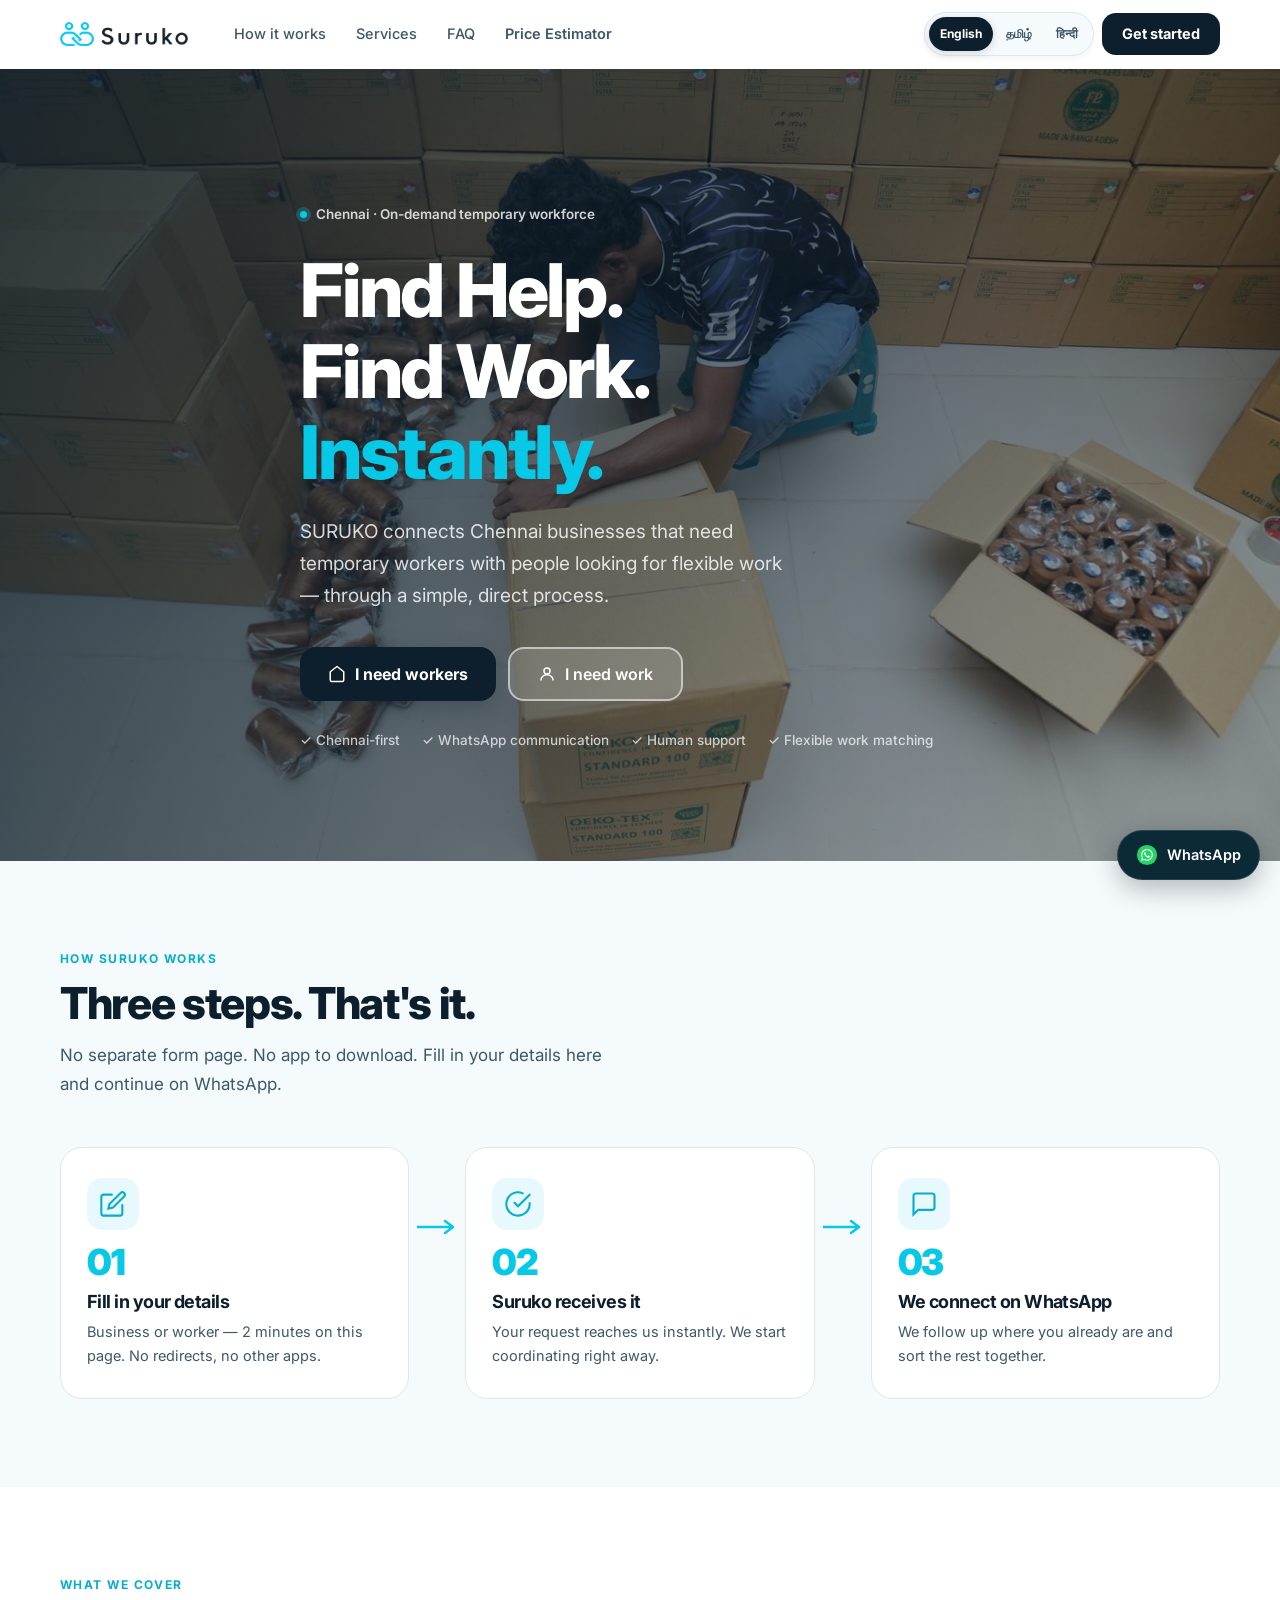
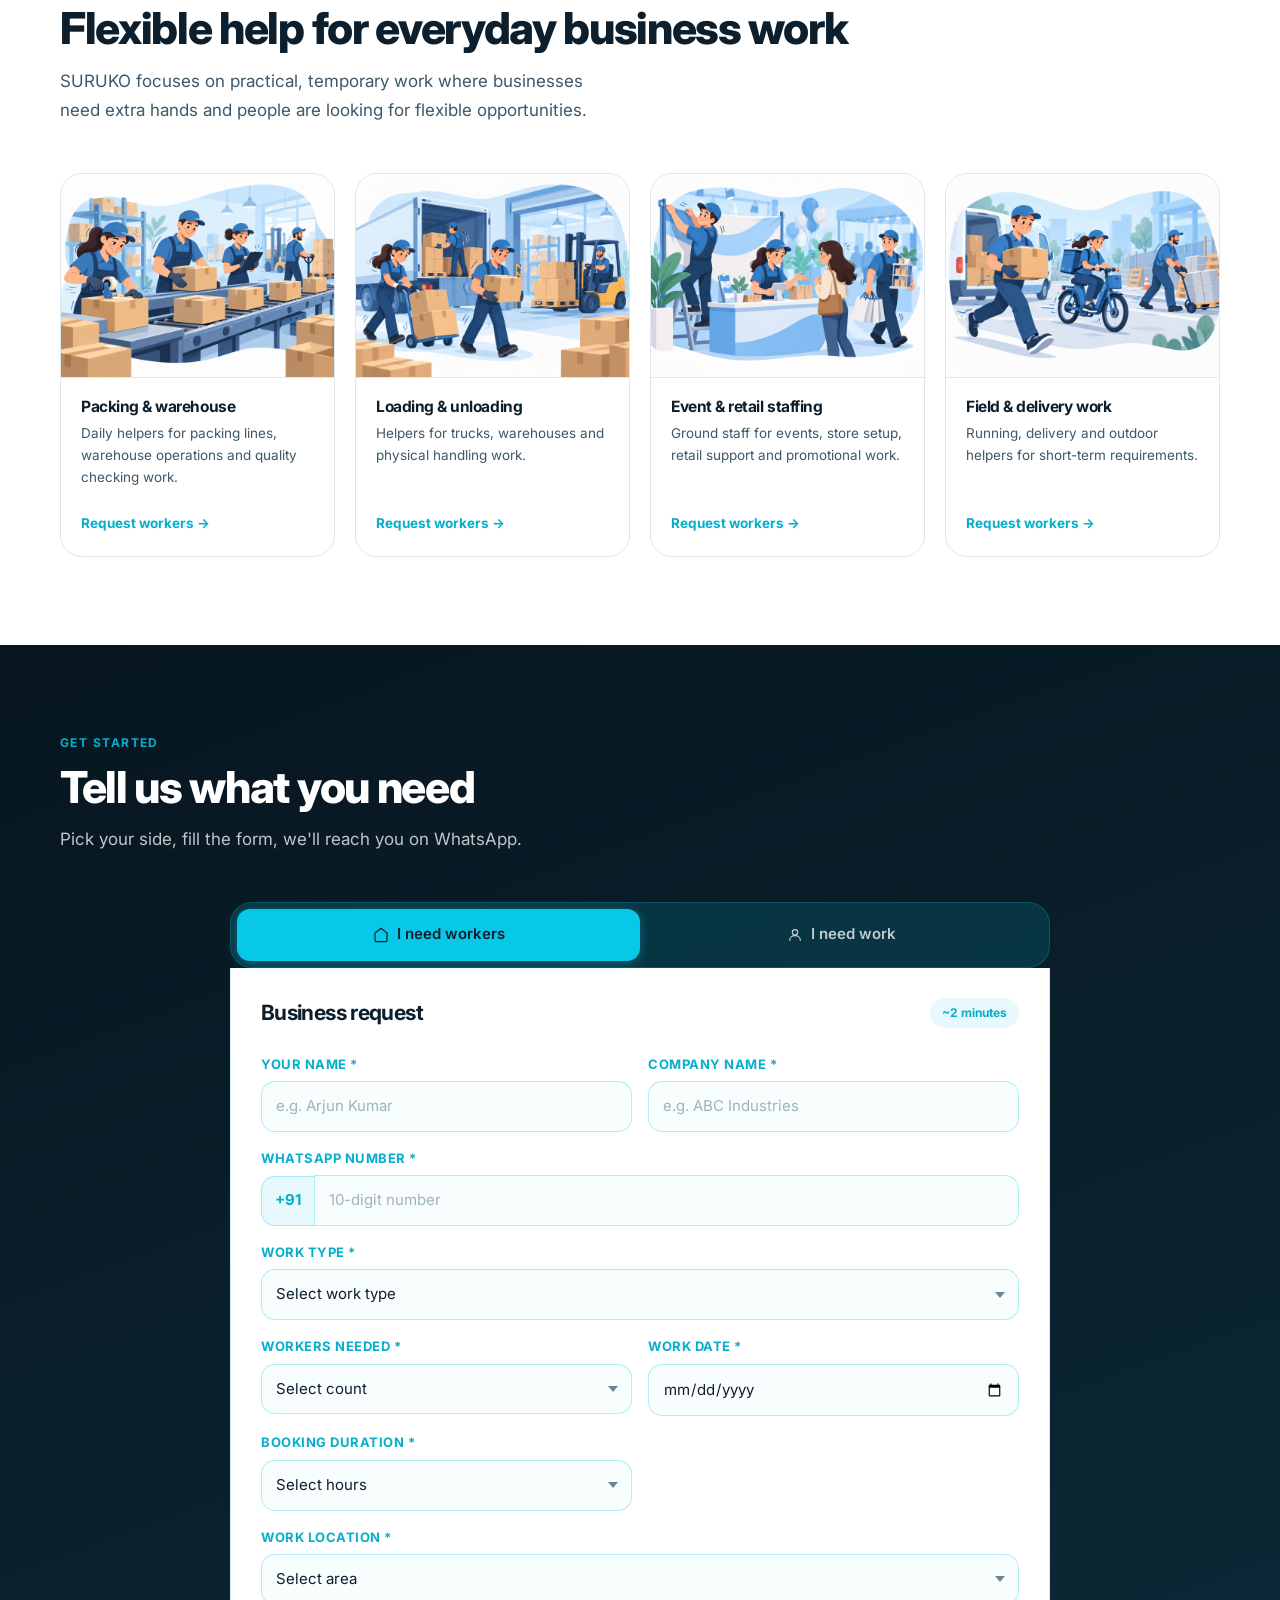
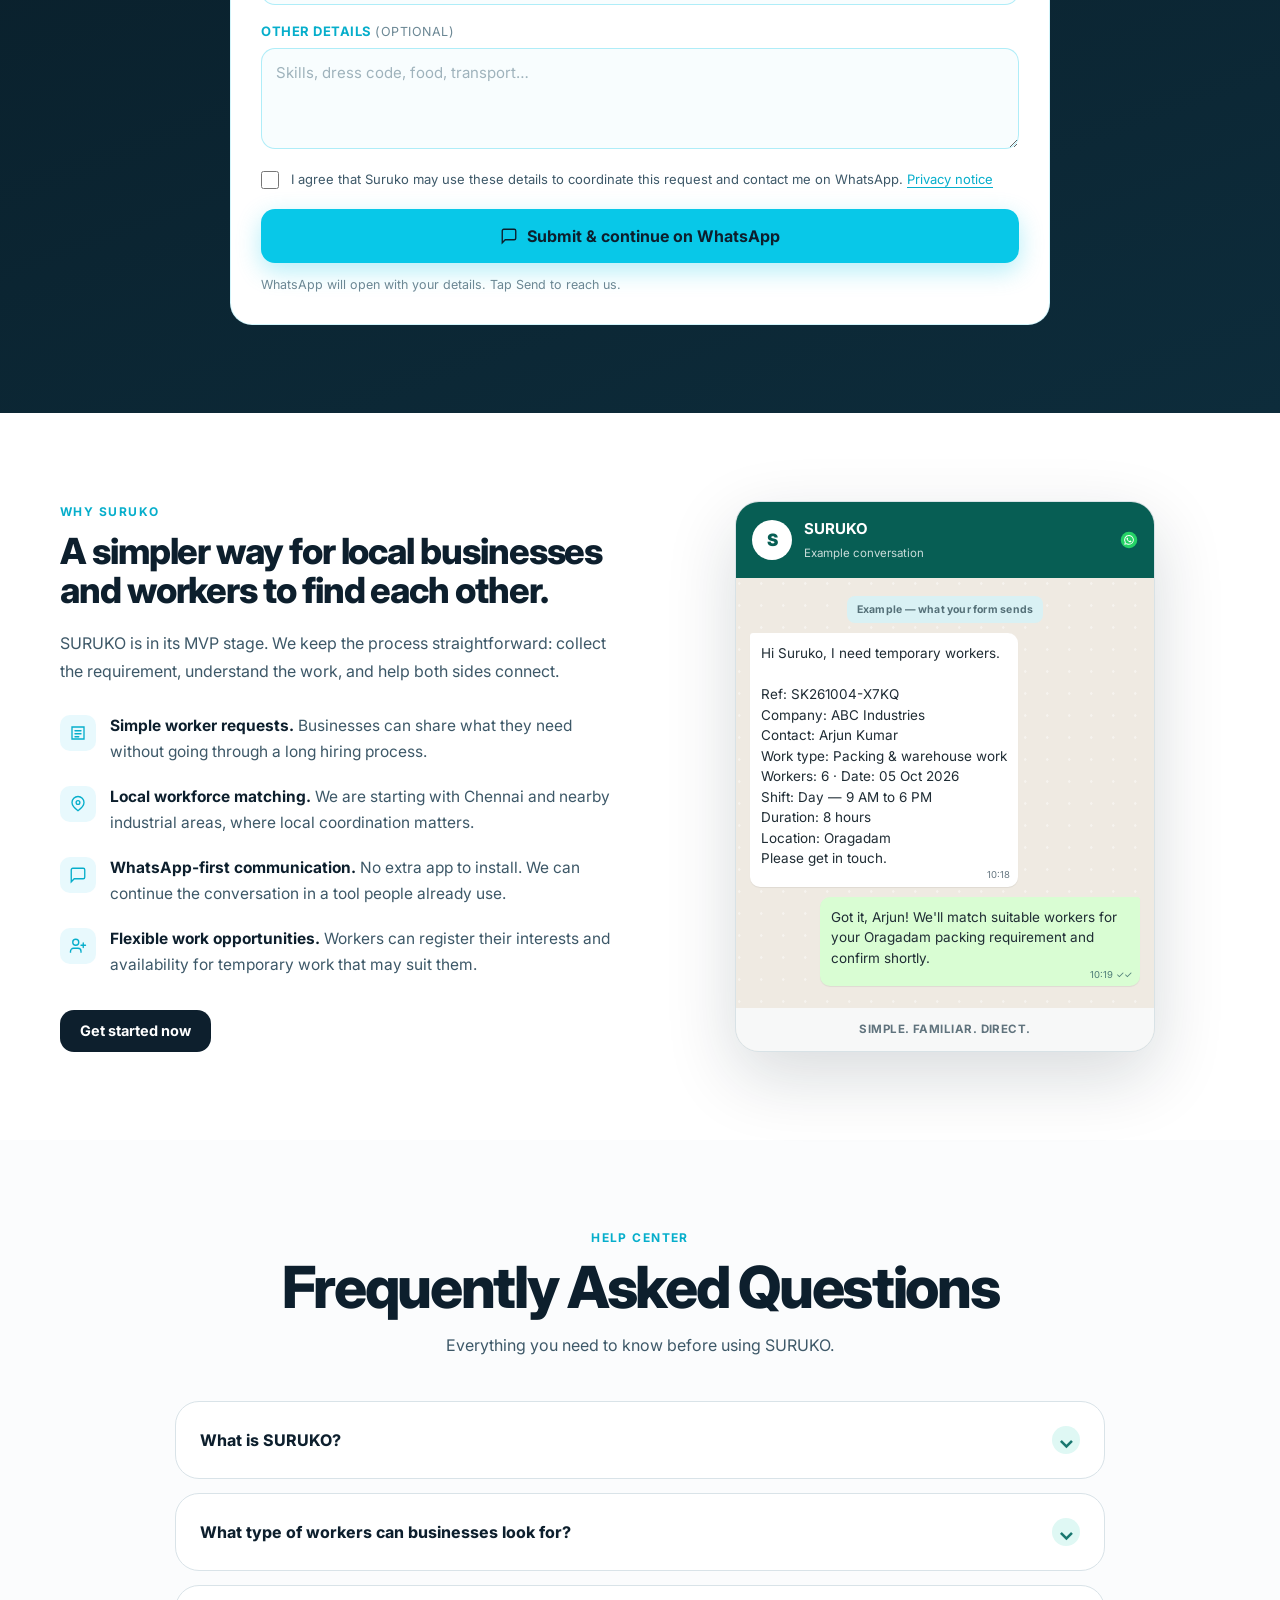
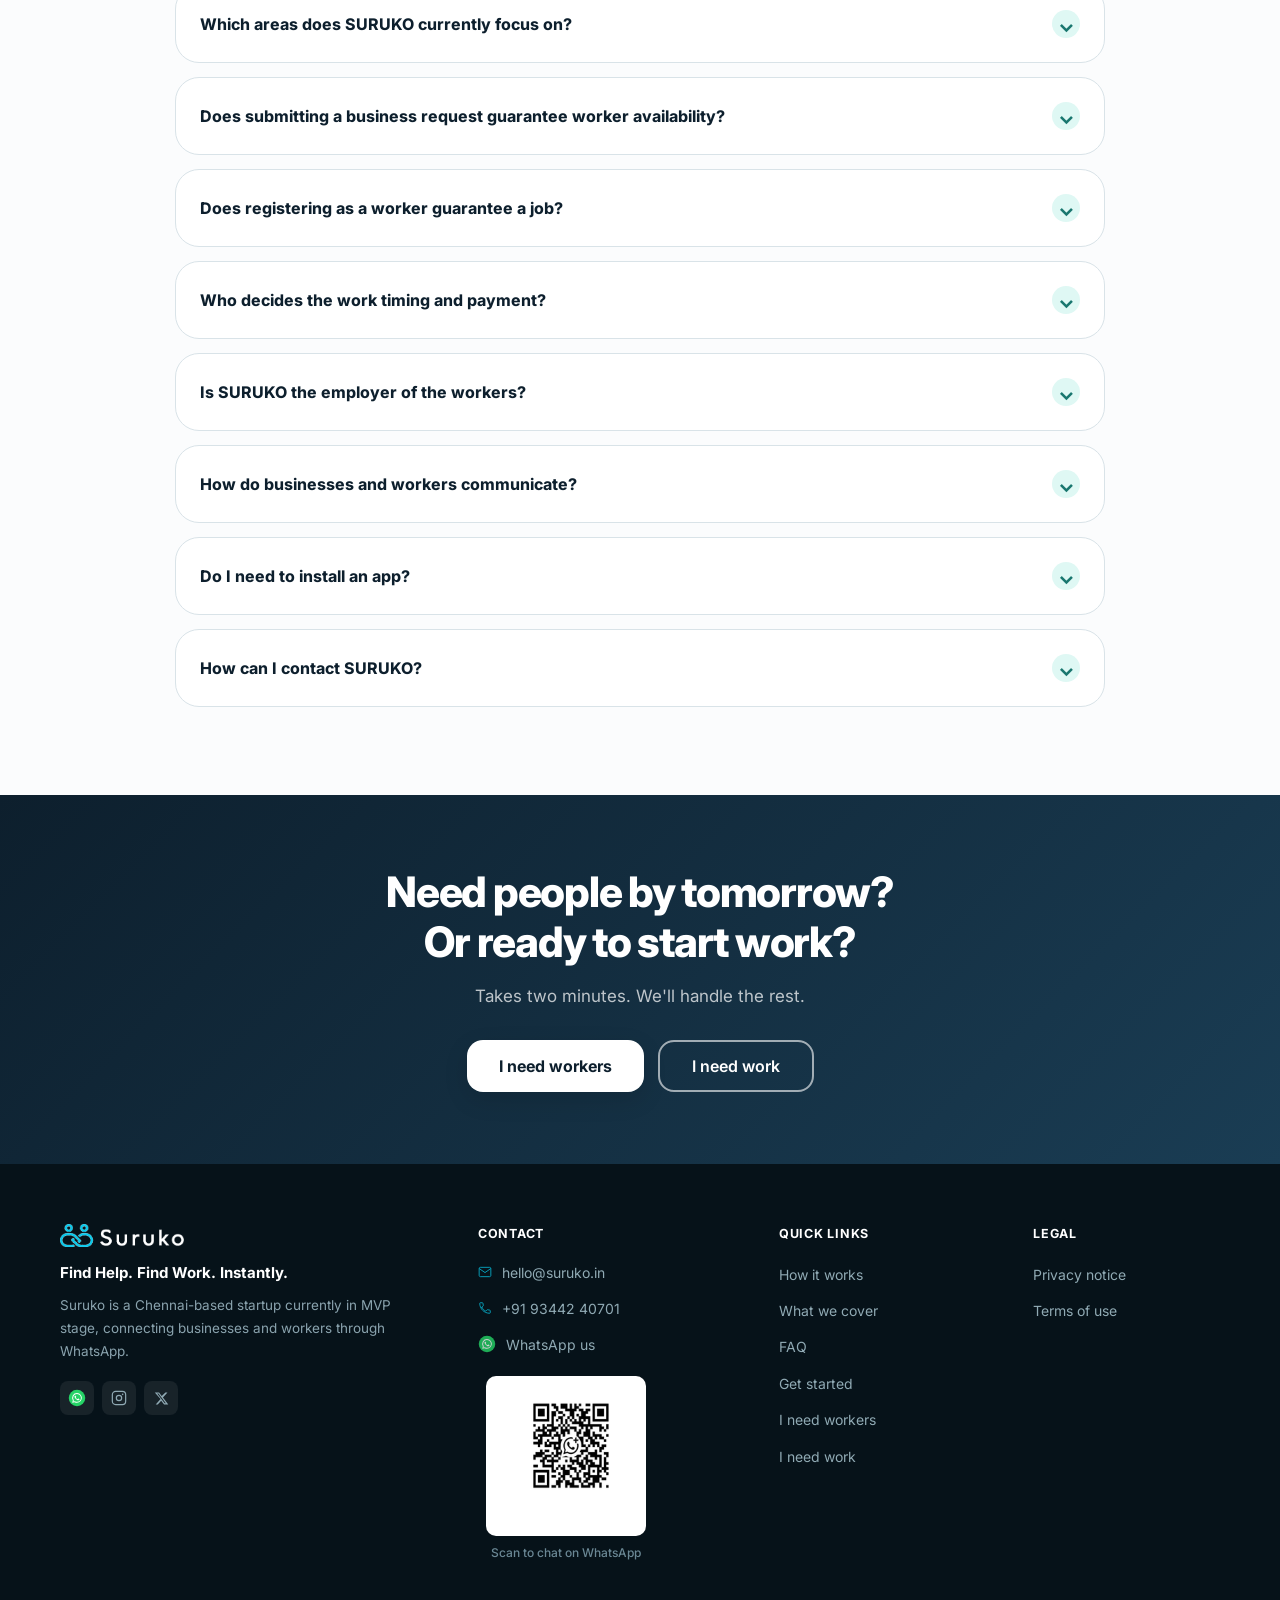
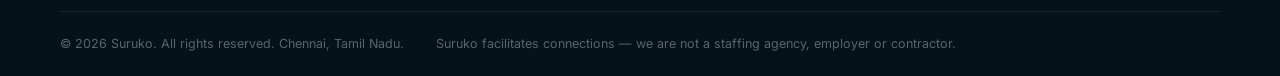
<file: index.html>
<!doctype html>
<html lang="en-IN">
<head>
<meta charset="utf-8"/>
<meta name="viewport" content="width=device-width,initial-scale=1"/>
<meta name="theme-color" content="#ffffff"/>
<title>Suruko — Find Help. Find Work. Instantly. | Chennai Temporary Workers</title>
<meta name="description" content="SURUKO connects Chennai businesses that need temporary workers with people looking for flexible work through a simple, direct process."/>
<meta name="robots" content="index,follow"/>
<link rel="canonical" href="https://suruko.in/"/>
<meta property="og:type" content="website"/>
<meta property="og:url" content="https://suruko.in/"/>
<meta property="og:title" content="Suruko — Find Help. Find Work. Instantly."/>
<meta property="og:description" content="Temporary workers for Chennai businesses — and flexible work for people ready to start."/>
<meta property="og:image" content="https://suruko.in/assets/og-image.png"/>
<meta property="og:locale" content="en_IN"/>
<meta name="twitter:card" content="summary_large_image"/>
<link rel="icon" type="image/png" sizes="32x32" href="assets/favicon-32.png"/>
<link rel="apple-touch-icon" sizes="180x180" href="assets/apple-touch-icon.png"/>
<link rel="manifest" href="assets/site.webmanifest"/>
<link rel="preconnect" href="https://fonts.googleapis.com"/>
<link rel="preconnect" href="https://fonts.gstatic.com" crossorigin/>
<link rel="stylesheet" href="https://fonts.googleapis.com/css2?family=Inter:wght@400;500;600;700;800;900&display=swap"/>
<link rel="stylesheet" href="styles.css"/>
<script type="application/ld+json">
{"@context":"https://schema.org","@type":"EmploymentAgency","name":"Suruko","url":"https://suruko.in/","logo":"https://suruko.in/assets/suruko-logo.png","description":"Suruko connects Chennai businesses that need temporary workers with people looking for flexible work.","email":"hello@suruko.in","telephone":"+91-93442-40701","areaServed":{"@type":"City","name":"Chennai","addressRegion":"Tamil Nadu","addressCountry":"IN"}}
</script>
</head>
<body>
<a class="skip-link" href="#start">Skip to form</a>

<!-- ═══ HEADER ═══════════════════════════════════════════════════ -->
<header class="site-header" id="siteHeader">
  <div class="container nav-wrap">
    <a class="brand" href="#" aria-label="Suruko">
      <img src="assets/suruko-logo.png" alt="Suruko" width="140" height="27"/>
    </a>
    <nav class="site-nav" aria-label="Main navigation">
      <a href="#how-it-works">How it works</a>
      <a href="#services">Services</a>
      <a href="#faq">FAQ</a>
      <button class="nav-estimator" type="button" data-open-estimator>Price Estimator</button>
    </nav>
    <div class="nav-right">
      <div class="language-switcher" role="group" aria-label="Language">
        <button type="button" class="lang-btn active" data-lang="en" aria-pressed="true">English</button>
        <button type="button" class="lang-btn" data-lang="ta" aria-pressed="false">தமிழ்</button>
        <button type="button" class="lang-btn" data-lang="hi" aria-pressed="false">हिन्दी</button>
      </div>
      <a class="btn-primary" href="#start">Get started</a>
    </div>
    <button class="nav-toggle" id="navToggle" aria-label="Open menu" aria-expanded="false">
      <span></span><span></span><span></span>
    </button>
  </div>
  <div class="mobile-menu" id="mobileMenu" hidden>
    <a href="#how-it-works">How it works</a>
    <a href="#services">Services</a>
    <a href="#faq">FAQ</a>
    <button class="mobile-estimator" type="button" data-open-estimator>Price Estimator</button>
    <a href="#start">Get started</a>
    <div class="mobile-language-switcher" role="group" aria-label="Language">
      <button type="button" class="lang-btn active" data-lang="en" aria-pressed="true">English</button>
      <button type="button" class="lang-btn" data-lang="ta" aria-pressed="false">தமிழ்</button>
      <button type="button" class="lang-btn" data-lang="hi" aria-pressed="false">हिन्दी</button>
    </div>
    <a href="tel:+919344240701">📞 +91 93442 40701</a>
  </div>
</header>

<!-- ═══ HERO ══════════════════════════════════════════════════════ -->
<section class="hero">
  <div class="hero-bg">
    <img src="assets/images/hero-bg.jpg" alt="" aria-hidden="true" width="1400" height="900"/>
    <div class="hero-overlay"></div>
  </div>
  <div class="container hero-inner">
    <div class="hero-badge">
      <span class="hero-dot"></span>
      Chennai · On-demand temporary workforce
    </div>
    <h1>Find Help.<br/>Find Work.<br/><span class="hero-accent">Instantly.</span></h1>
    <p class="hero-sub">SURUKO connects Chennai businesses that need temporary workers with people looking for flexible work — through a simple, direct process.</p>
    <div class="hero-actions">
      <button class="btn-hero-biz" data-open-tab="business">
        <svg width="18" height="18" viewBox="0 0 24 24" fill="none"><path d="M3 9l9-7 9 7v11a2 2 0 0 1-2 2H5a2 2 0 0 1-2-2z" stroke="currentColor" stroke-width="2" stroke-linecap="round" stroke-linejoin="round"/></svg>
        I need workers
      </button>
      <button class="btn-hero-work" data-open-tab="worker">
        <svg width="18" height="18" viewBox="0 0 24 24" fill="none"><circle cx="12" cy="8" r="4" stroke="currentColor" stroke-width="2"/><path d="M4 20c0-4 3.6-7 8-7s8 3 8 7" stroke="currentColor" stroke-width="2" stroke-linecap="round"/></svg>
        I need work
      </button>
    </div>
    <div class="hero-trust">
      <span>✓ Chennai-first</span>
      <span>✓ WhatsApp communication</span>
      <span>✓ Human support</span>
      <span>✓ Flexible work matching</span>
    </div>
  </div>
</section>

<!-- ═══ HOW IT WORKS ══════════════════════════════════════════════ -->
<section class="section section-light" id="how-it-works">
  <div class="container">
    <div class="section-tag">How Suruko works</div>
    <h2 class="section-title">Three steps. That's it.</h2>
    <p class="section-sub">No separate form page. No app to download. Fill in your details here and continue on WhatsApp.</p>
    <div class="steps-row">
      <div class="step-item">
        <div class="step-circle">
          <svg width="28" height="28" viewBox="0 0 24 24" fill="none"><path d="M11 4H4a2 2 0 0 0-2 2v14a2 2 0 0 0 2 2h14a2 2 0 0 0 2-2v-7" stroke="currentColor" stroke-width="1.8" stroke-linecap="round"/><path d="M18.5 2.5a2.121 2.121 0 0 1 3 3L12 15l-4 1 1-4 9.5-9.5z" stroke="currentColor" stroke-width="1.8" stroke-linecap="round"/></svg>
        </div>
        <div class="step-num">01</div>
        <h3>Fill in your details</h3>
        <p>Business or worker — 2 minutes on this page. No redirects, no other apps.</p>
      </div>
      <div class="step-arrow" aria-hidden="true">
        <svg width="40" height="16" viewBox="0 0 40 16" fill="none"><path d="M0 8h36M28 2l8 6-8 6" stroke="#08c8e8" stroke-width="2.5" stroke-linecap="round" stroke-linejoin="round"/></svg>
      </div>
      <div class="step-item">
        <div class="step-circle">
          <svg width="28" height="28" viewBox="0 0 24 24" fill="none"><path d="M22 11.08V12a10 10 0 1 1-5.93-9.14" stroke="currentColor" stroke-width="1.8" stroke-linecap="round"/><path d="M22 4 12 14.01l-3-3" stroke="currentColor" stroke-width="1.8" stroke-linecap="round"/></svg>
        </div>
        <div class="step-num">02</div>
        <h3>Suruko receives it</h3>
        <p>Your request reaches us instantly. We start coordinating right away.</p>
      </div>
      <div class="step-arrow" aria-hidden="true">
        <svg width="40" height="16" viewBox="0 0 40 16" fill="none"><path d="M0 8h36M28 2l8 6-8 6" stroke="#08c8e8" stroke-width="2.5" stroke-linecap="round" stroke-linejoin="round"/></svg>
      </div>
      <div class="step-item">
        <div class="step-circle">
          <svg width="28" height="28" viewBox="0 0 24 24" fill="none"><path d="M21 15a2 2 0 0 1-2 2H7l-4 4V5a2 2 0 0 1 2-2h14a2 2 0 0 1 2 2z" stroke="currentColor" stroke-width="1.8" stroke-linecap="round"/></svg>
        </div>
        <div class="step-num">03</div>
        <h3>We connect on WhatsApp</h3>
        <p>We follow up where you already are and sort the rest together.</p>
      </div>
    </div>
  </div>
</section>

<!-- ═══ SERVICES / ANIMATED CARDS ════════════════════════════════ -->
<section class="section section-white" id="services">
  <div class="container">
    <div class="section-tag">What we cover</div>
    <h2 class="section-title">Flexible help for everyday business work</h2>
    <p class="section-sub">SURUKO focuses on practical, temporary work where businesses need extra hands and people are looking for flexible opportunities.</p>

    <div class="services-grid">
      <article class="service-card">
        <div class="service-image">
          <img src="assets/images/service-packing-manufacturing.png" alt="Illustration of workers helping with packing and manufacturing tasks" width="1448" height="1086" loading="lazy"/>
        </div>
        <div class="service-info">
          <h3>Packing &amp; warehouse</h3>
          <p>Daily helpers for packing lines, warehouse operations and quality checking work.</p>
          <button class="service-cta" data-open-tab="business">Request workers →</button>
        </div>
      </article>

      <article class="service-card">
        <div class="service-image">
          <img src="assets/images/service-loading-unloading.png" alt="Illustration of workers helping with loading and unloading" width="1448" height="1086" loading="lazy"/>
        </div>
        <div class="service-info">
          <h3>Loading &amp; unloading</h3>
          <p>Helpers for trucks, warehouses and physical handling work.</p>
          <button class="service-cta" data-open-tab="business">Request workers →</button>
        </div>
      </article>

      <article class="service-card">
        <div class="service-image">
          <img src="assets/images/service-event-retail.png" alt="Illustration of temporary event and retail support workers" width="1448" height="1086" loading="lazy"/>
        </div>
        <div class="service-info">
          <h3>Event &amp; retail staffing</h3>
          <p>Ground staff for events, store setup, retail support and promotional work.</p>
          <button class="service-cta" data-open-tab="business">Request workers →</button>
        </div>
      </article>

      <article class="service-card">
        <div class="service-image">
          <img src="assets/images/service-field-delivery.png" alt="Illustration of field and delivery support workers" width="1448" height="1086" loading="lazy"/>
        </div>
        <div class="service-info">
          <h3>Field &amp; delivery work</h3>
          <p>Running, delivery and outdoor helpers for short-term requirements.</p>
          <button class="service-cta" data-open-tab="business">Request workers →</button>
        </div>
      </article>
    </div>
  </div>
</section>

<!-- ═══ FORM SECTION ══════════════════════════════════════════════ -->
<section class="section section-dark" id="start">
  <div class="container">
    <div class="section-tag light">Get started</div>
    <h2 class="section-title light">Tell us what you need</h2>
    <p class="section-sub light">Pick your side, fill the form, we'll reach you on WhatsApp.</p>
    <div class="form-shell">
      <div class="form-tabs" role="tablist">
        <button class="ftab active" id="tab-biz" role="tab" aria-selected="true" aria-controls="panel-biz" data-tab="business">
          <svg width="16" height="16" viewBox="0 0 24 24" fill="none"><path d="M3 9l9-7 9 7v11a2 2 0 0 1-2 2H5a2 2 0 0 1-2-2z" stroke="currentColor" stroke-width="1.8"/></svg>
          I need workers
        </button>
        <button class="ftab" id="tab-wrk" role="tab" aria-selected="false" aria-controls="panel-wrk" data-tab="worker" tabindex="-1">
          <svg width="16" height="16" viewBox="0 0 24 24" fill="none"><circle cx="12" cy="8" r="4" stroke="currentColor" stroke-width="1.8"/><path d="M4 20c0-4 3.6-7 8-7s8 3 8 7" stroke="currentColor" stroke-width="1.8" stroke-linecap="round"/></svg>
          I need work
        </button>
        <div class="ftab-indicator" aria-hidden="true"></div>
      </div>

      <!-- BUSINESS FORM -->
      <div class="fpanel active" id="panel-biz" role="tabpanel" aria-labelledby="tab-biz">
        <form id="form-biz" name="business-request" method="POST" action="/" netlify-honeypot="bot-field" novalidate>
          <input type="hidden" name="form-name" value="business-request"/>
          <input type="hidden" name="type" value="business"/>
          <input type="hidden" name="leadRef" value=""/>
          <input type="hidden" name="submittedAt" value=""/>
          <input type="hidden" name="submissionSource" value="suruko.in"/>
          <p class="hp" aria-hidden="true"><label>Skip <input name="bot-field" tabindex="-1" autocomplete="off"/></label></p>
          <div class="form-head"><h3>Business request</h3><span class="form-tag-pill">~2 minutes</span></div>
          <div class="fgrid">
            <div class="fld"><label for="b-name">Your name <span class="req">*</span></label><input id="b-name" name="name" type="text" autocomplete="name" maxlength="60" placeholder="e.g. Arjun Kumar" data-validate="name" required/><span class="ferr"></span></div>
            <div class="fld"><label for="b-co">Company name <span class="req">*</span></label><input id="b-co" name="company" type="text" autocomplete="organization" maxlength="100" placeholder="e.g. ABC Industries" required/><span class="ferr"></span></div>
            <div class="fld fld-full"><label for="b-ph">WhatsApp number <span class="req">*</span></label><div class="phone-wrap"><span class="phone-cc">+91</span><input id="b-ph" name="phone" type="tel" inputmode="numeric" maxlength="10" placeholder="10-digit number" data-validate="phone" required/></div><span class="ferr"></span></div>
            <div class="fld fld-full"><label for="b-wt">Work type <span class="req">*</span></label><div class="sel-wrap"><select id="b-wt" name="workType" data-other-target="b-wt-other" required><option value="" disabled selected>Select work type</option><option>Packing &amp; warehouse work</option><option>Loading &amp; unloading</option><option>Event support &amp; setup</option><option>Retail &amp; store help</option><option>Housekeeping &amp; cleaning</option><option>Data entry support</option><option>Delivery &amp; field work</option><option value="Other">Other</option></select></div><input id="b-wt-other" name="workTypeOther" type="text" class="other-input" maxlength="100" placeholder="Please describe the work type"/><span class="ferr"></span></div>
            <div class="fld"><label for="b-hc">Workers needed <span class="req">*</span></label><div class="sel-wrap"><select id="b-hc" name="headcount" required><option value="" disabled selected>Select count</option><option>1</option><option>2</option><option>3</option><option>4</option><option>5</option><option>6</option><option>7</option><option>8</option><option>9</option><option>10</option><option>12</option><option>15</option><option>20</option><option>25</option><option>30</option><option>40</option><option>50</option><option>More than 50</option><option>Other</option></select></div><span class="ferr"></span></div>
            <div class="fld"><label for="b-dt">Work date <span class="req">*</span></label><input id="b-dt" name="workDate" type="date" data-min-today required/><span class="ferr"></span></div>
            <div class="fld"><label for="b-duration">Booking duration <span class="req">*</span></label><div class="sel-wrap"><select id="b-duration" name="duration" required><option value="" disabled selected>Select hours</option><option value="Up to 2 hours">Up to 2 hours</option><option value="3 hours">3 hours</option><option value="4 hours">4 hours</option><option value="5 hours">5 hours</option><option value="8 hours">8 hours</option></select></div><span class="ferr"></span></div>
            <input type="hidden" id="b-sh" name="shift" value=""/>
            <input type="hidden" id="b-pay" name="payRange" value=""/>
            <input type="hidden" id="b-estimated-cost" name="estimatedCost" value=""/>
            <div class="fld fld-full"><label for="b-loc">Work location <span class="req">*</span></label><div class="sel-wrap"><select id="b-loc" name="location" data-other-target="b-loc-other" required><option value="" disabled selected>Select area</option><optgroup label="Industrial areas"><option>Ambattur Industrial Estate</option><option>Guindy Industrial Estate</option><option>Ekkattuthangal</option><option>Sriperumbudur</option><option>Oragadam</option><option>Irungattukottai</option><option>Maraimalai Nagar</option><option>Manali / Ennore</option><option>Gummidipoondi</option></optgroup><optgroup label="City areas"><option>Anna Nagar</option><option>Adyar</option><option>Tambaram</option><option>Velachery</option><option>Porur</option><option>Sholinganallur</option><option>Chromepet</option><option>Perambur</option><option>Kodambakkam</option><option>T. Nagar</option><option>Mylapore</option><option>Royapuram</option></optgroup><option value="Other">Other</option></select></div><input id="b-loc-other" name="locationOther" type="text" class="other-input" maxlength="100" placeholder="Type your area"/><span class="ferr"></span></div>
            <div class="fld fld-full"><label for="b-nt">Other details <span class="opt">(optional)</span></label><textarea id="b-nt" name="notes" rows="3" maxlength="500" placeholder="Skills, dress code, food, transport…"></textarea></div>
          </div>
          <label class="consent-row"><input type="checkbox" name="consent" value="yes" required/><span>I agree that Suruko may use these details to coordinate this request and contact me on WhatsApp. <a href="privacy.html" target="_blank" rel="noopener">Privacy notice</a></span></label>
          <span class="ferr consent-ferr"></span>
          <button class="btn-submit" type="submit">
            <svg width="18" height="18" viewBox="0 0 24 24" fill="none"><path d="M21 15a2 2 0 0 1-2 2H7l-4 4V5a2 2 0 0 1 2-2h14a2 2 0 0 1 2 2z" stroke="currentColor" stroke-width="1.8" stroke-linecap="round"/></svg>
            Submit &amp; continue on WhatsApp
          </button>
          <p class="form-note">WhatsApp will open with your details. Tap Send to reach us.</p>
          <div class="form-result" id="res-biz" hidden></div>
        </form>
      </div>

      <!-- WORKER FORM -->
      <div class="fpanel" id="panel-wrk" role="tabpanel" aria-labelledby="tab-wrk" hidden>
        <form id="form-wrk" name="worker-registration" method="POST" action="/" netlify-honeypot="bot-field" novalidate>
          <input type="hidden" name="form-name" value="worker-registration"/>
          <input type="hidden" name="type" value="worker"/>
          <input type="hidden" name="leadRef" value=""/>
          <input type="hidden" name="submittedAt" value=""/>
          <input type="hidden" name="submissionSource" value="suruko.in"/>
          <p class="hp" aria-hidden="true"><label>Skip <input name="bot-field" tabindex="-1" autocomplete="off"/></label></p>
          <div class="form-head"><h3>Worker registration</h3><span class="form-tag-pill">Ages 18–35</span></div>
          <div class="fgrid">
            <div class="fld fld-full"><label for="w-nm">Full name <span class="req">*</span></label><input id="w-nm" name="name" type="text" autocomplete="name" maxlength="60" placeholder="உங்கள் பெயர் / Your name" data-validate="name" required/><span class="ferr"></span></div>
            <div class="fld"><label for="w-ph">WhatsApp number <span class="req">*</span></label><div class="phone-wrap"><span class="phone-cc">+91</span><input id="w-ph" name="phone" type="tel" inputmode="numeric" maxlength="10" placeholder="10-digit number" data-validate="phone" required/></div><span class="ferr"></span></div>
            <div class="fld"><label for="w-ag">Age <span class="req">*</span></label><div class="sel-wrap"><select id="w-ag" name="age" required><option value="" disabled selected>Select age</option></select></div><span class="ferr"></span></div>
            <div class="fld"><label for="w-ar">Your area <span class="req">*</span></label><div class="sel-wrap"><select id="w-ar" name="area" data-other-target="w-ar-other" required><option value="" disabled selected>Select area</option><optgroup label="Industrial areas"><option>Ambattur</option><option>Guindy</option><option>Ekkattuthangal</option><option>Sriperumbudur</option><option>Oragadam</option><option>Manali</option><option>Ennore</option></optgroup><optgroup label="City areas"><option>Anna Nagar</option><option>Adyar</option><option>Tambaram</option><option>Velachery</option><option>Porur</option><option>Sholinganallur</option><option>Chromepet</option><option>Perambur</option><option>Kodambakkam</option><option>T. Nagar</option><option>Avadi</option><option>Poonamallee</option><option>Pallavaram</option><option>Madipakkam</option></optgroup><option value="Other">Other</option></select></div><input id="w-ar-other" name="areaOther" type="text" class="other-input" maxlength="100" placeholder="Your area / உங்கள் பகுதி"/><span class="ferr"></span></div>
            <div class="fld"><label for="w-st">Work status <span class="req">*</span></label><div class="sel-wrap"><select id="w-st" name="currentStatus" required><option value="" disabled selected>Select status</option><option>Looking for work / வேலை தேடுகிறேன்</option><option>Working but want extra shifts</option><option>Student looking for part-time</option><option>Available immediately</option></select></div><span class="ferr"></span></div>
            <div class="fld"><label for="w-wp">Work preference <span class="req">*</span></label><div class="sel-wrap"><select id="w-wp" name="workPreference" required><option value="" disabled selected>Select preference</option><option>Packing &amp; warehouse</option><option>Loading &amp; unloading</option><option>Event support</option><option>Retail &amp; store help</option><option>Housekeeping &amp; cleaning</option><option>Data entry</option><option>Delivery &amp; field work</option><option>Any work / எந்த வேலையும் சரி</option></select></div><span class="ferr"></span></div>
            <div class="fld"><label for="w-af">Available from <span class="req">*</span></label><input id="w-af" name="availableFrom" type="date" data-min-today required/><span class="ferr"></span></div>
            <div class="fld"><label for="w-sf">Preferred shift <span class="req">*</span></label><div class="sel-wrap"><select id="w-sf" name="preferredShift" required><option value="" disabled selected>Select shift</option><option>Morning — 6 AM to 2 PM</option><option>Day — 9 AM to 6 PM</option><option>Evening — 2 PM to 10 PM</option><option>Night — 10 PM to 6 AM</option><option>Weekends only</option><option>Any shift</option></select></div><span class="ferr"></span></div>
            <div class="fld"><label for="w-ex">Experience <span class="req">*</span></label><div class="sel-wrap"><select id="w-ex" name="experience" required><option value="" disabled selected>Select experience</option><option>No experience yet</option><option>Less than 6 months</option><option>6 months to 1 year</option><option>1 to 3 years</option><option>More than 3 years</option></select></div><span class="ferr"></span></div>
            <div class="fld"><label for="w-tr">Transport <span class="req">*</span></label><div class="sel-wrap"><select id="w-tr" name="transport" required><option value="" disabled selected>Select transport</option><option>I have my own two-wheeler</option><option>I can use bus or train</option><option>I prefer work near my area</option></select></div><span class="ferr"></span></div>
            <div class="fld fld-full"><label for="w-nt">Anything else <span class="opt">(optional)</span></label><textarea id="w-nt" name="notes" rows="3" maxlength="400" placeholder="Languages, skills, preferred area..."></textarea></div>
          </div>
          <label class="consent-row"><input type="checkbox" name="consent" value="yes" required/><span>I am 18 or older and agree that Suruko may contact me on WhatsApp about work. <a href="privacy.html" target="_blank" rel="noopener">Privacy notice</a></span></label>
          <span class="ferr consent-ferr"></span>
          <button class="btn-submit" type="submit">
            <svg width="18" height="18" viewBox="0 0 24 24" fill="none"><path d="M21 15a2 2 0 0 1-2 2H7l-4 4V5a2 2 0 0 1 2-2h14a2 2 0 0 1 2 2z" stroke="currentColor" stroke-width="1.8" stroke-linecap="round"/></svg>
            Register &amp; continue on WhatsApp
          </button>
          <p class="form-note">Registering does not guarantee work. We'll message you when a suitable job comes up.</p>
          <div class="form-result" id="res-wrk" hidden></div>
        </form>
      </div>
    </div>
  </div>
</section>

<!-- ═══ WHY SURUKO ════════════════════════════════════════════════ -->
<section class="section section-white" id="why-suruko">
  <div class="container why-grid">
    <div class="why-copy">
      <div class="section-tag">Why SURUKO</div>
      <h2 class="section-title">A simpler way for local businesses and workers to find each other.</h2>
      <p class="why-intro">SURUKO is in its MVP stage. We keep the process straightforward: collect the requirement, understand the work, and help both sides connect.</p>

      <ul class="why-list">
        <li>
          <div class="why-icon"><svg width="18" height="18" viewBox="0 0 24 24" fill="none"><path d="M4 4h16v16H4z" stroke="currentColor" stroke-width="1.8"/><path d="M8 9h8M8 13h8M8 17h5" stroke="currentColor" stroke-width="1.8" stroke-linecap="round"/></svg></div>
          <div><strong>Simple worker requests.</strong> Businesses can share what they need without going through a long hiring process.</div>
        </li>
        <li>
          <div class="why-icon"><svg width="18" height="18" viewBox="0 0 24 24" fill="none"><path d="M20 10c0 5-8 11-8 11S4 15 4 10a8 8 0 1 1 16 0Z" stroke="currentColor" stroke-width="1.8"/><circle cx="12" cy="10" r="2.5" stroke="currentColor" stroke-width="1.8"/></svg></div>
          <div><strong>Local workforce matching.</strong> We are starting with Chennai and nearby industrial areas, where local coordination matters.</div>
        </li>
        <li>
          <div class="why-icon"><svg width="18" height="18" viewBox="0 0 24 24" fill="none"><path d="M21 15a2 2 0 0 1-2 2H7l-4 4V5a2 2 0 0 1 2-2h14a2 2 0 0 1 2 2z" stroke="currentColor" stroke-width="1.8" stroke-linecap="round"/></svg></div>
          <div><strong>WhatsApp-first communication.</strong> No extra app to install. We can continue the conversation in a tool people already use.</div>
        </li>
        <li>
          <div class="why-icon"><svg width="18" height="18" viewBox="0 0 24 24" fill="none"><path d="M16 21v-2a4 4 0 0 0-4-4H6a4 4 0 0 0-4 4v2" stroke="currentColor" stroke-width="1.8"/><circle cx="9" cy="7" r="4" stroke="currentColor" stroke-width="1.8"/><path d="M19 8v6M16 11h6" stroke="currentColor" stroke-width="1.8" stroke-linecap="round"/></svg></div>
          <div><strong>Flexible work opportunities.</strong> Workers can register their interests and availability for temporary work that may suit them.</div>
        </li>
      </ul>
      <a class="btn-primary" href="#start">Get started now</a>
    </div>

    <div class="why-visual">
      <div class="chat-mockup" aria-label="Example SURUKO WhatsApp conversation">
        <div class="chat-topbar">
          <div class="chat-brand-icon">S</div>
          <div>
            <strong>SURUKO</strong>
            <span>Example conversation</span>
          </div>
          <div class="chat-wa-icon"><svg class="wa-logo" width="18" height="18" viewBox="0 0 24 24" aria-hidden="true">
  <circle cx="12" cy="12" r="11" fill="#25D366"/>
  <path fill="#fff" d="M12 5.35a6.5 6.5 0 0 0-5.55 9.88l-.86 3.14 3.22-.84A6.5 6.5 0 1 0 12 5.35Zm0 11.76a5.22 5.22 0 0 1-2.66-.73l-.19-.11-1.91.5.51-1.86-.12-.19A5.23 5.23 0 1 1 12 17.11Zm2.87-3.92c-.16-.08-.93-.46-1.08-.51-.14-.05-.25-.08-.36.08-.11.16-.41.51-.51.62-.09.11-.19.12-.35.04-.16-.08-.67-.25-1.28-.79-.47-.42-.79-.94-.88-1.1-.09-.16-.01-.24.07-.32.07-.07.16-.19.24-.28.08-.09.11-.16.16-.27.05-.11.03-.2-.01-.28-.04-.08-.36-.87-.49-1.19-.13-.31-.26-.27-.36-.28h-.3c-.11 0-.28.04-.43.2-.15.16-.56.55-.56 1.34 0 .79.58 1.56.66 1.67.08.11 1.14 1.74 2.76 2.44.39.17.69.27.92.34.39.12.74.1 1.02.06.31-.05.93-.38 1.06-.75.13-.37.13-.69.09-.75-.04-.07-.14-.11-.3-.19Z"/>
</svg></div>
        </div>
        <div class="chat-body">
          <div class="chat-date">Example — what your form sends</div>
          <div class="chat-bubble chat-in">
            Hi Suruko, I need temporary workers.<br/><br/>
            Ref: SK261004-X7KQ<br/>
            Company: ABC Industries<br/>
            Contact: Arjun Kumar<br/>
            Work type: Packing &amp; warehouse work<br/>
            Workers: 6 · Date: 05 Oct 2026<br/>
            Shift: Day — 9 AM to 6 PM<br/>
            Duration: 8 hours<br/>
            Location: Oragadam<br/>
            Please get in touch.
            <span>10:18</span>
          </div>
          <div class="chat-bubble chat-out">
            Got it, Arjun! We'll match suitable workers for your Oragadam packing requirement and confirm shortly.
            <span>10:19 ✓✓</span>
          </div>
        </div>
        <div class="chat-foot"><span>Simple. Familiar. Direct.</span></div>
      </div>
    </div>
  </div>
</section>

<!-- ═══ FAQ ═════════════════════════════════════════════════════ -->
<section class="section section-faq" id="faq">
  <div class="container faq-wrap">
    <div class="section-tag">Help center</div>
    <h2 class="faq-title">Frequently Asked Questions</h2>
    <p class="faq-sub">Everything you need to know before using SURUKO.</p>

    <div class="faq-list">
      <div class="faq-item">
        <button class="faq-question" type="button" aria-expanded="false"><span>What is SURUKO?</span><span class="faq-chevron" aria-hidden="true">⌄</span></button>
        <div class="faq-answer" hidden><p>SURUKO is a platform that helps connect businesses looking for temporary workers with people looking for flexible work opportunities.</p></div>
      </div>
      <div class="faq-item">
        <button class="faq-question" type="button" aria-expanded="false"><span>What type of workers can businesses look for?</span><span class="faq-chevron" aria-hidden="true">⌄</span></button>
        <div class="faq-answer" hidden><p>Businesses can share requirements for packing, warehouse support, production support, loading and unloading, event staff, retail help, field support and similar temporary work.</p></div>
      </div>
      <div class="faq-item">
        <button class="faq-question" type="button" aria-expanded="false"><span>Which areas does SURUKO currently focus on?</span><span class="faq-chevron" aria-hidden="true">⌄</span></button>
        <div class="faq-answer" hidden><p>SURUKO is starting with Chennai and nearby industrial areas including Thirumudivakkam, Oragadam, Vallam Vadagal, Sriperumbudur, Ambattur and Guindy.</p></div>
      </div>
      <div class="faq-item">
        <button class="faq-question" type="button" aria-expanded="false"><span>Does submitting a business request guarantee worker availability?</span><span class="faq-chevron" aria-hidden="true">⌄</span></button>
        <div class="faq-answer" hidden><p>No. SURUKO helps businesses and workers discover and connect with each other. Availability depends on the requirement, location, timing and interested workers.</p></div>
      </div>
      <div class="faq-item">
        <button class="faq-question" type="button" aria-expanded="false"><span>Does registering as a worker guarantee a job?</span><span class="faq-chevron" aria-hidden="true">⌄</span></button>
        <div class="faq-answer" hidden><p>No. Registration allows SURUKO to consider you for suitable opportunities, but it does not guarantee work.</p></div>
      </div>
      <div class="faq-item">
        <button class="faq-question" type="button" aria-expanded="false"><span>Who decides the work timing and payment?</span><span class="faq-chevron" aria-hidden="true">⌄</span></button>
        <div class="faq-answer" hidden><p>Work details such as timing, pay, location and responsibilities should be agreed between the business and worker before the work starts.</p></div>
      </div>
      <div class="faq-item">
        <button class="faq-question" type="button" aria-expanded="false"><span>Is SURUKO the employer of the workers?</span><span class="faq-chevron" aria-hidden="true">⌄</span></button>
        <div class="faq-answer" hidden><p>No. At the MVP stage, SURUKO operates as a matching platform that helps businesses and workers discover and connect with each other.</p></div>
      </div>
      <div class="faq-item">
        <button class="faq-question" type="button" aria-expanded="false"><span>How do businesses and workers communicate?</span><span class="faq-chevron" aria-hidden="true">⌄</span></button>
        <div class="faq-answer" hidden><p>SURUKO currently uses WhatsApp as the main communication channel for simple and familiar coordination.</p></div>
      </div>
      <div class="faq-item">
        <button class="faq-question" type="button" aria-expanded="false"><span>Do I need to install an app?</span><span class="faq-chevron" aria-hidden="true">⌄</span></button>
        <div class="faq-answer" hidden><p>No. You can submit a worker requirement or register for work directly through the SURUKO website.</p></div>
      </div>
      <div class="faq-item">
        <button class="faq-question" type="button" aria-expanded="false"><span>How can I contact SURUKO?</span><span class="faq-chevron" aria-hidden="true">⌄</span></button>
        <div class="faq-answer" hidden><p>You can reach SURUKO through WhatsApp, call +91 93442 40701, or email hello@suruko.in.</p></div>
      </div>
    </div>
  </div>
</section>

<!-- ═══ CTA ═══════════════════════════════════════════════════════ -->
<section class="cta-strip">
  <div class="container">
    <h2>Need people by tomorrow?<br/>Or ready to start work?</h2>
    <p>Takes two minutes. We'll handle the rest.</p>
    <div class="cta-btns">
      <button class="btn-cta-biz" data-open-tab="business">I need workers</button>
      <button class="btn-cta-work" data-open-tab="worker">I need work</button>
    </div>
  </div>
</section>

<!-- ═══ FOOTER ════════════════════════════════════════════════════ -->
<footer class="site-footer">
  <div class="container footer-grid">
    <div class="footer-brand">
      <a href="#" aria-label="Suruko">
        <img src="assets/suruko-logo-footer.png" alt="Suruko" width="130" height="25"/>
      </a>
      <p class="footer-tagline">Find Help. Find Work. Instantly.</p>
      <p class="footer-about">Suruko is a Chennai-based startup currently in MVP stage, connecting businesses and workers through WhatsApp.</p>
      <div class="footer-socials">
        <a href="https://wa.me/919344240701" target="_blank" rel="noopener" aria-label="WhatsApp">
          <svg class="wa-logo" width="18" height="18" viewBox="0 0 24 24" aria-hidden="true">
  <circle cx="12" cy="12" r="11" fill="#25D366"/>
  <path fill="#fff" d="M12 5.35a6.5 6.5 0 0 0-5.55 9.88l-.86 3.14 3.22-.84A6.5 6.5 0 1 0 12 5.35Zm0 11.76a5.22 5.22 0 0 1-2.66-.73l-.19-.11-1.91.5.51-1.86-.12-.19A5.23 5.23 0 1 1 12 17.11Zm2.87-3.92c-.16-.08-.93-.46-1.08-.51-.14-.05-.25-.08-.36.08-.11.16-.41.51-.51.62-.09.11-.19.12-.35.04-.16-.08-.67-.25-1.28-.79-.47-.42-.79-.94-.88-1.1-.09-.16-.01-.24.07-.32.07-.07.16-.19.24-.28.08-.09.11-.16.16-.27.05-.11.03-.2-.01-.28-.04-.08-.36-.87-.49-1.19-.13-.31-.26-.27-.36-.28h-.3c-.11 0-.28.04-.43.2-.15.16-.56.55-.56 1.34 0 .79.58 1.56.66 1.67.08.11 1.14 1.74 2.76 2.44.39.17.69.27.92.34.39.12.74.1 1.02.06.31-.05.93-.38 1.06-.75.13-.37.13-.69.09-.75-.04-.07-.14-.11-.3-.19Z"/>
</svg>
        </a>
        <a href="https://www.instagram.com/suruko.official/" target="_blank" rel="noopener" aria-label="Instagram">
          <svg width="16" height="16" viewBox="0 0 24 24" fill="none"><rect x="2" y="2" width="20" height="20" rx="5" stroke="currentColor" stroke-width="1.8"/><circle cx="12" cy="12" r="4" stroke="currentColor" stroke-width="1.8"/><circle cx="17.5" cy="6.5" r="1.2" fill="currentColor"/></svg>
        </a>
        <a href="https://x.com/withsuruko" target="_blank" rel="noopener" aria-label="X">
          <svg width="15" height="15" viewBox="0 0 24 24" fill="currentColor"><path d="M18.244 2.25h3.308l-7.227 8.26 8.502 11.24H16.17l-4.714-6.231-5.401 6.231H2.746l7.73-8.835L1.254 2.25H8.08l4.259 5.631 5.905-5.631Zm-1.161 17.52h1.833L7.084 4.126H5.117z"/></svg>
        </a>
      </div>
    </div>
    <div class="footer-col">
      <h4>Contact</h4>
      <ul class="footer-contact">
        <li>
          <svg width="14" height="14" viewBox="0 0 24 24" fill="none"><path d="M4 4h16c1.1 0 2 .9 2 2v12c0 1.1-.9 2-2 2H4c-1.1 0-2-.9-2-2V6c0-1.1.9-2 2-2z" stroke="currentColor" stroke-width="1.6"/><path d="m22 6-10 7L2 6" stroke="currentColor" stroke-width="1.6"/></svg>
          <a href="mailto:hello@suruko.in">hello@suruko.in</a>
        </li>
        <li>
          <svg width="14" height="14" viewBox="0 0 24 24" fill="none"><path d="M6.6 10.8c1.4 2.8 3.8 5.1 6.6 6.6l2.2-2.2c.3-.3.7-.4 1-.2 1.1.4 2.3.6 3.6.6.6 0 1 .4 1 1V20c0 .6-.4 1-1 1-9.4 0-17-7.6-17-17 0-.6.4-1 1-1h3.5c.6 0 1 .4 1 1 0 1.3.2 2.5.6 3.6.1.3 0 .7-.2 1L6.6 10.8z" stroke="currentColor" stroke-width="1.6" stroke-linecap="round"/></svg>
          <a href="tel:+919344240701">+91 93442 40701</a>
        </li>
        <li>
          <svg class="wa-logo" width="18" height="18" viewBox="0 0 24 24" aria-hidden="true">
  <circle cx="12" cy="12" r="11" fill="#25D366"/>
  <path fill="#fff" d="M12 5.35a6.5 6.5 0 0 0-5.55 9.88l-.86 3.14 3.22-.84A6.5 6.5 0 1 0 12 5.35Zm0 11.76a5.22 5.22 0 0 1-2.66-.73l-.19-.11-1.91.5.51-1.86-.12-.19A5.23 5.23 0 1 1 12 17.11Zm2.87-3.92c-.16-.08-.93-.46-1.08-.51-.14-.05-.25-.08-.36.08-.11.16-.41.51-.51.62-.09.11-.19.12-.35.04-.16-.08-.67-.25-1.28-.79-.47-.42-.79-.94-.88-1.1-.09-.16-.01-.24.07-.32.07-.07.16-.19.24-.28.08-.09.11-.16.16-.27.05-.11.03-.2-.01-.28-.04-.08-.36-.87-.49-1.19-.13-.31-.26-.27-.36-.28h-.3c-.11 0-.28.04-.43.2-.15.16-.56.55-.56 1.34 0 .79.58 1.56.66 1.67.08.11 1.14 1.74 2.76 2.44.39.17.69.27.92.34.39.12.74.1 1.02.06.31-.05.93-.38 1.06-.75.13-.37.13-.69.09-.75-.04-.07-.14-.11-.3-.19Z"/>
</svg>
          <a href="https://wa.me/919344240701" target="_blank" rel="noopener">WhatsApp us</a>
        </li>
      </ul>
      <div class="footer-qr-wrap">
        <img src="assets/whatsapp-qr.png" width="160" height="160" alt="Scan to WhatsApp"/>
        <p>Scan to chat on WhatsApp</p>
      </div>
    </div>
    <div class="footer-col">
      <h4>Quick links</h4>
      <ul>
        <li><a href="#how-it-works">How it works</a></li>
        <li><a href="#services">What we cover</a></li>
        <li><a href="#faq">FAQ</a></li>
        <li><a href="#start">Get started</a></li>
        <li><a href="#start" data-open-tab="business">I need workers</a></li>
        <li><a href="#start" data-open-tab="worker">I need work</a></li>
      </ul>
    </div>
    <div class="footer-col">
      <h4>Legal</h4>
      <ul>
        <li><a href="privacy.html" target="_blank" rel="noopener noreferrer">Privacy notice</a></li>
        <li><a href="terms.html" target="_blank" rel="noopener noreferrer">Terms of use</a></li>
      </ul>
    </div>
  </div>
  <div class="footer-bottom">
    <div class="container footer-bottom-inner">
      <p>© 2026 Suruko. All rights reserved. Chennai, Tamil Nadu.</p>
      <p>Suruko facilitates connections — we are not a staffing agency, employer or contractor.</p>
    </div>
  </div>
</footer>

<!-- Price Estimator -->
<div class="estimator-modal" id="priceEstimator" hidden aria-hidden="true">
  <div class="estimator-backdrop" data-close-estimator></div>
  <section class="estimator-card" role="dialog" aria-modal="true" aria-labelledby="estimatorTitle">
    <button class="estimator-close" type="button" data-close-estimator aria-label="Close price estimator">×</button>
    <div class="estimator-icon" aria-hidden="true">
      <svg width="24" height="24" viewBox="0 0 24 24" fill="none"><rect x="5" y="2.5" width="14" height="19" rx="2.5" stroke="currentColor" stroke-width="1.8"/><path d="M8 6.5h8M8.5 10h1M11.5 10h1M14.5 10h1M8.5 13h1M11.5 13h1M14.5 13h1M8.5 16h1M11.5 16h1M14.5 16h1" stroke="currentColor" stroke-width="1.8" stroke-linecap="round"/></svg>
    </div>
    <h2 id="estimatorTitle">Price Estimator</h2>
    <p class="estimator-sub">Calculate an estimated labour cost instantly.</p>

    <div class="estimator-field">
      <label for="est-service">Select service</label>
      <div class="sel-wrap">
        <select id="est-service">
          <option value="">Select service</option>
          <option value="Packing &amp; warehouse work">Packing &amp; warehouse work</option>
          <option value="Loading &amp; unloading">Loading &amp; unloading</option>
          <option value="Event support &amp; setup">Event support &amp; setup</option>
          <option value="Retail &amp; store help">Retail &amp; store help</option>
          <option value="Housekeeping &amp; cleaning">Housekeeping &amp; cleaning</option>
          <option value="Delivery &amp; field work">Delivery &amp; field work</option>
        </select>
      </div>
    </div>

    <div class="estimator-field">
      <span class="estimator-label">Booking duration (hours)</span>
      <div class="duration-options" role="group" aria-label="Booking duration">
        <button type="button" class="duration-btn active" data-hours="2" data-price="299" aria-pressed="true">≤ 2 hr</button>
        <button type="button" class="duration-btn" data-hours="3" data-price="349" aria-pressed="false">3 hr</button>
        <button type="button" class="duration-btn" data-hours="4" data-price="549" aria-pressed="false">4 hr</button>
        <button type="button" class="duration-btn" data-hours="5" data-price="649" aria-pressed="false">5 hr</button>
        <button type="button" class="duration-btn" data-hours="8" data-price="999" aria-pressed="false">8 hr</button>
      </div>
    </div>

    <div class="estimator-field">
      <span class="estimator-label">Number of helpers</span>
      <div class="helper-stepper">
        <button type="button" id="helperMinus" aria-label="Remove one helper">−</button>
        <strong id="helperCount">1</strong>
        <button type="button" id="helperPlus" aria-label="Add one helper">+</button>
      </div>
    </div>

    <div class="estimate-summary" aria-live="polite">
      <div><span id="rateLabel">Rate per helper (up to 2 hrs)</span><strong id="rateValue">₹299</strong></div>
      <div><span>Total helpers multiplier</span><strong id="helperMultiplier">× 1</strong></div>
      <div class="estimate-total"><span>Estimated Cost</span><strong id="estimatedCost">₹299</strong></div>
    </div>

    <button class="estimator-book" type="button" id="estimatorBook">Book 1 Helper Now</button>
    <p class="estimator-note">Estimate only. Availability and final work details are confirmed after SURUKO contacts you.</p>
  </section>
</div>

<!-- WhatsApp float -->
<a class="wa-float" id="waFloat" href="https://wa.me/919344240701?text=Hi%20Suruko%2C%20I%20want%20to%20know%20more." target="_blank" rel="noopener" aria-label="Chat on WhatsApp">
  <svg class="wa-logo" width="22" height="22" viewBox="0 0 24 24" aria-hidden="true">
  <circle cx="12" cy="12" r="11" fill="#25D366"/>
  <path fill="#fff" d="M12 5.35a6.5 6.5 0 0 0-5.55 9.88l-.86 3.14 3.22-.84A6.5 6.5 0 1 0 12 5.35Zm0 11.76a5.22 5.22 0 0 1-2.66-.73l-.19-.11-1.91.5.51-1.86-.12-.19A5.23 5.23 0 1 1 12 17.11Zm2.87-3.92c-.16-.08-.93-.46-1.08-.51-.14-.05-.25-.08-.36.08-.11.16-.41.51-.51.62-.09.11-.19.12-.35.04-.16-.08-.67-.25-1.28-.79-.47-.42-.79-.94-.88-1.1-.09-.16-.01-.24.07-.32.07-.07.16-.19.24-.28.08-.09.11-.16.16-.27.05-.11.03-.2-.01-.28-.04-.08-.36-.87-.49-1.19-.13-.31-.26-.27-.36-.28h-.3c-.11 0-.28.04-.43.2-.15.16-.56.55-.56 1.34 0 .79.58 1.56.66 1.67.08.11 1.14 1.74 2.76 2.44.39.17.69.27.92.34.39.12.74.1 1.02.06.31-.05.93-.38 1.06-.75.13-.37.13-.69.09-.75-.04-.07-.14-.11-.3-.19Z"/>
</svg>
  <span>WhatsApp</span>
</a>

<div class="toast" id="toast" role="status" aria-live="polite" aria-atomic="true"></div>
<script src="site-config.js"></script>
<script src="script.js"></script>
</body>
</html>
</file>
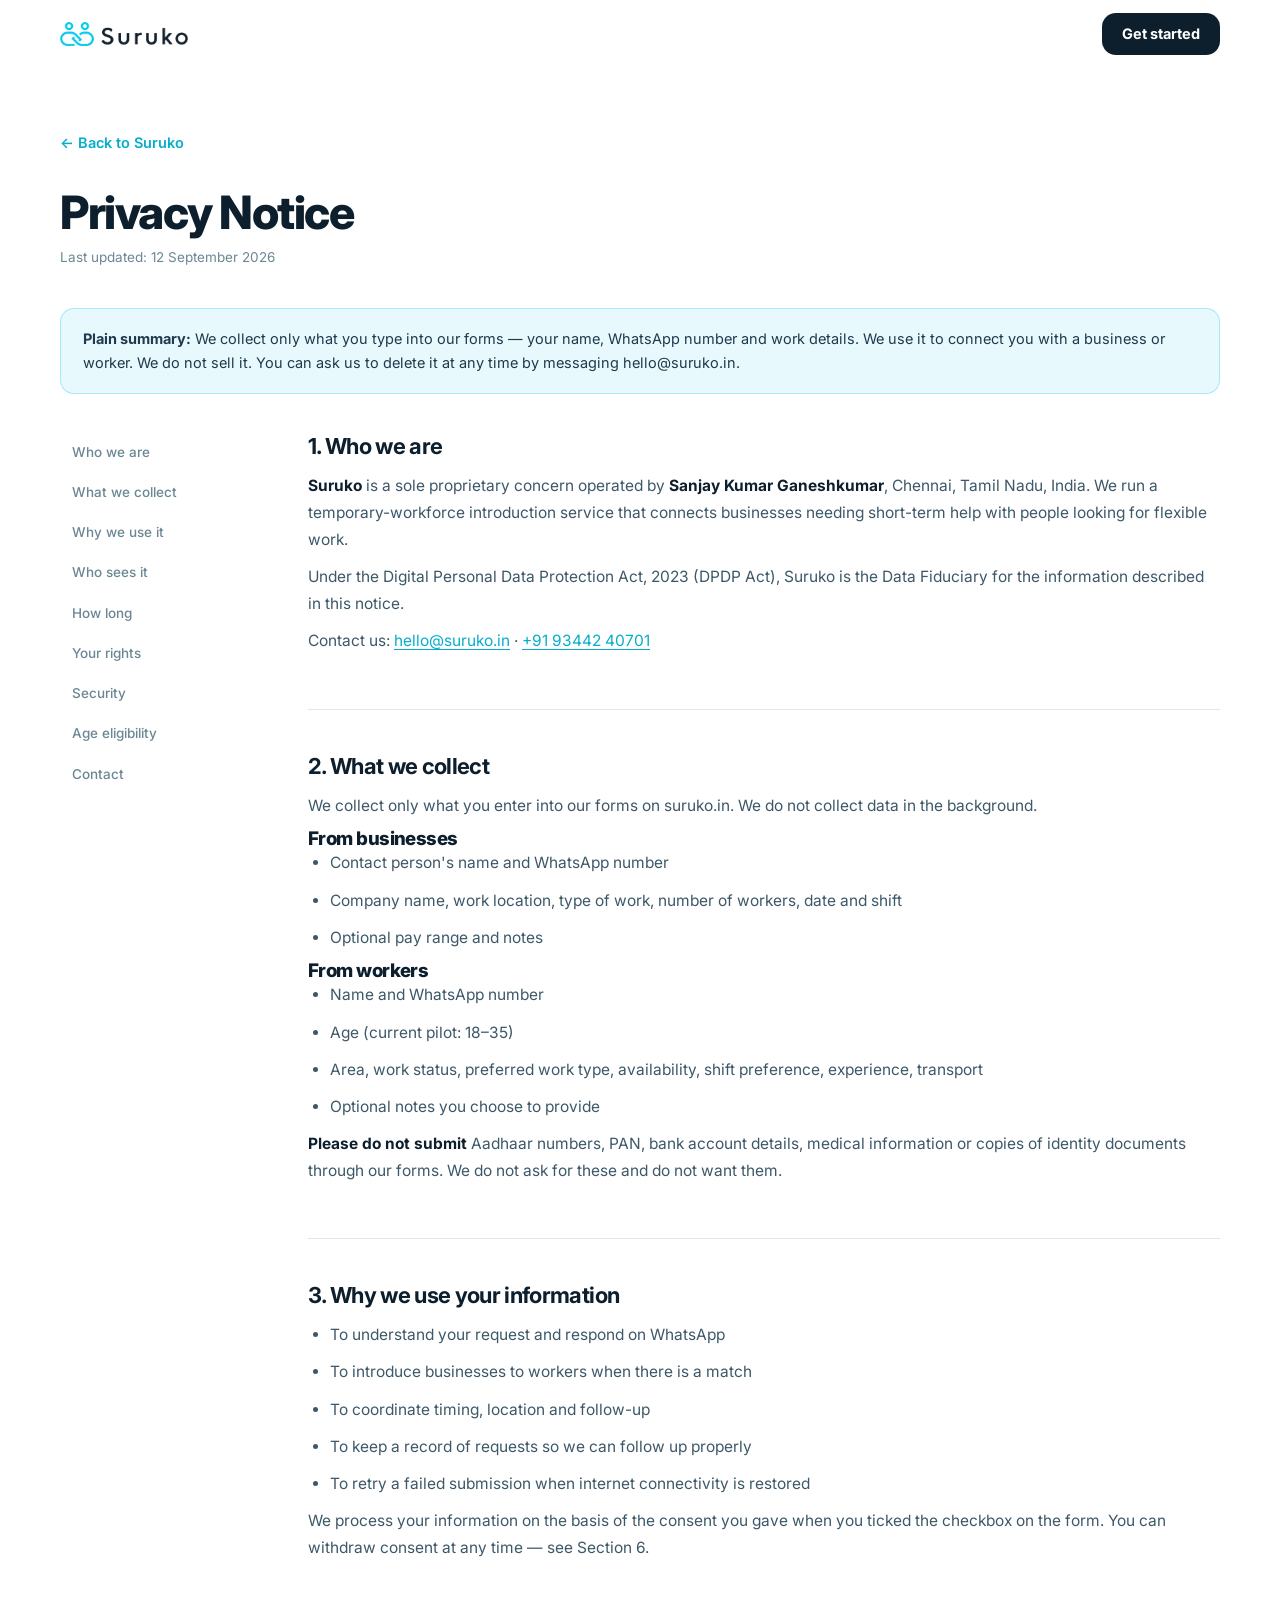
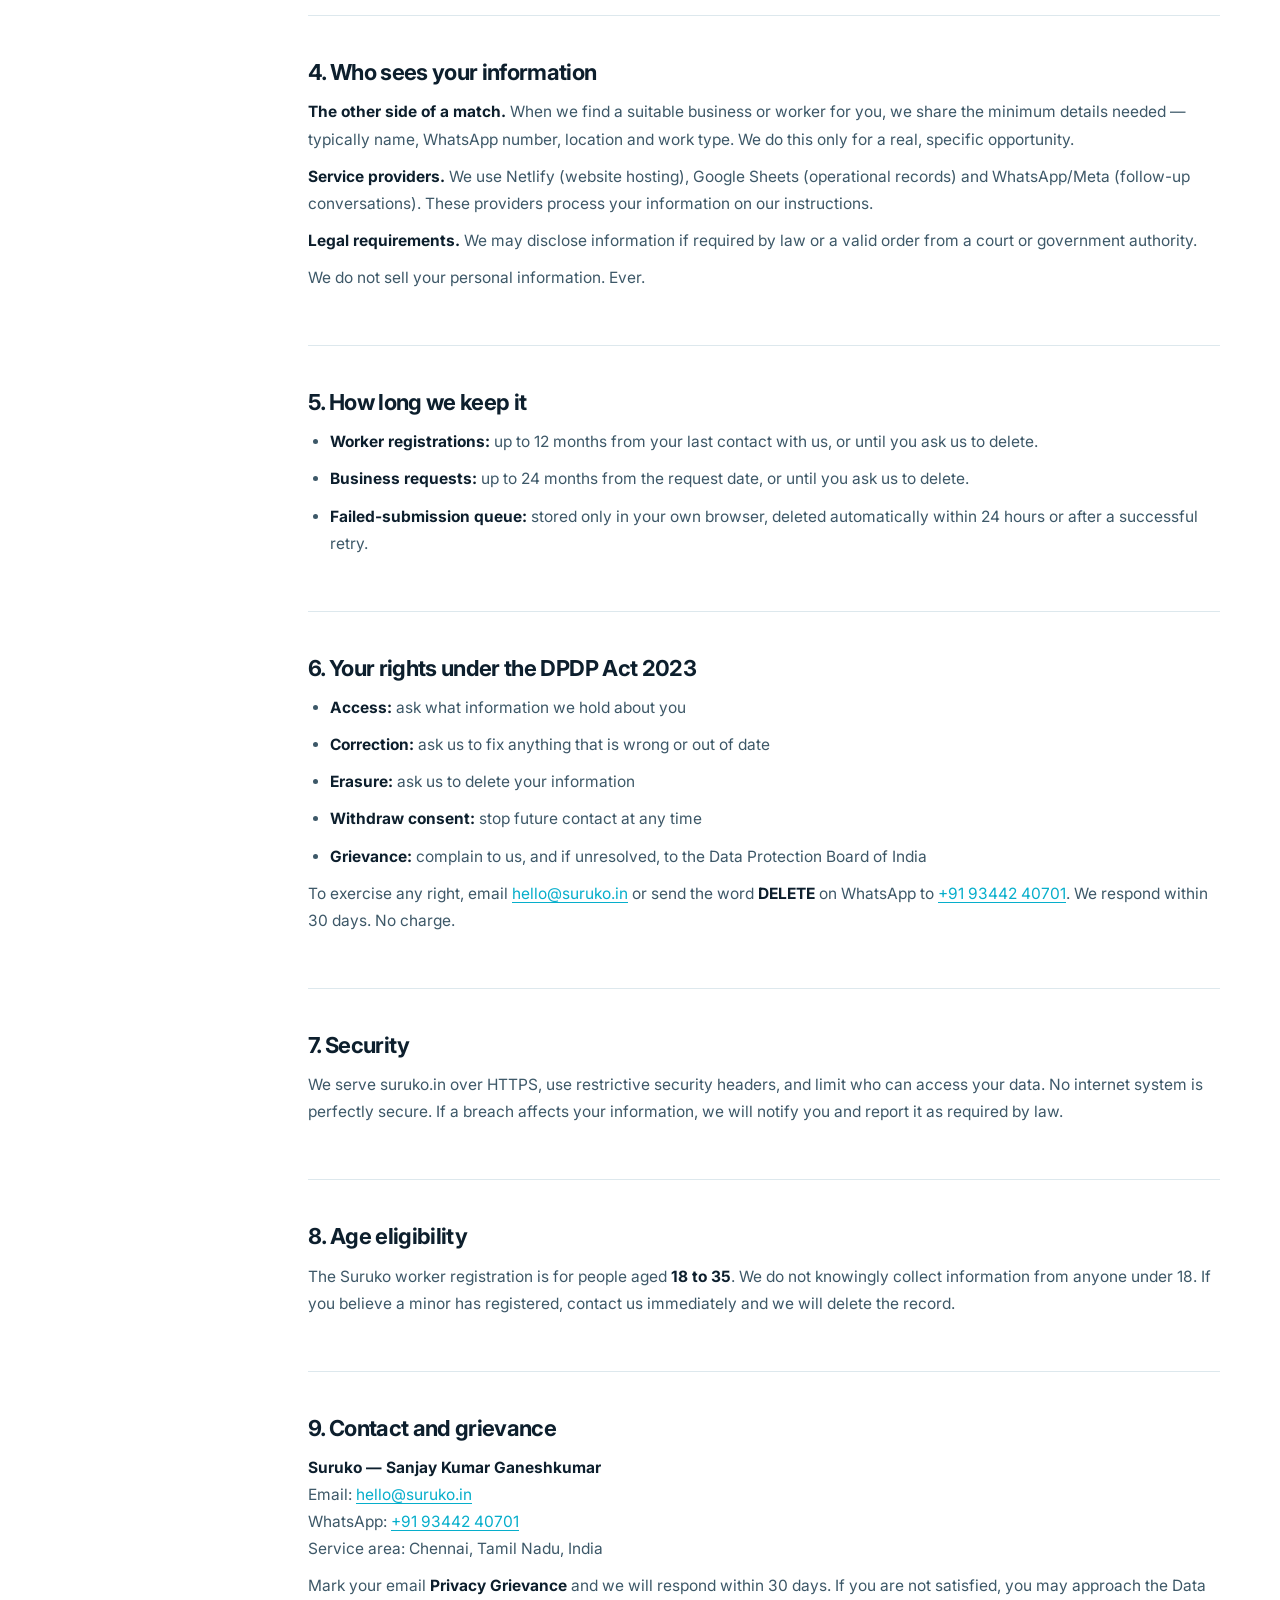
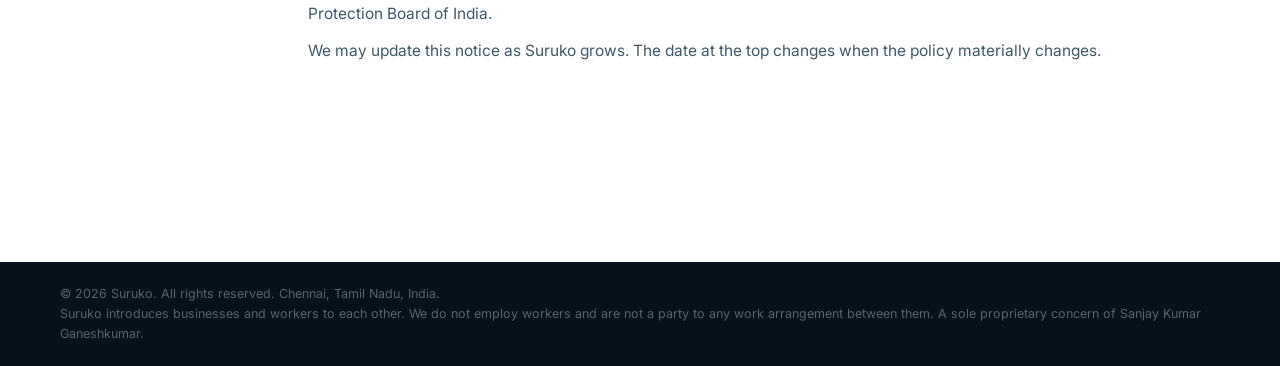
<file: privacy.html>
<!doctype html>
<html lang="en-IN">
<head>
<meta charset="utf-8" />
<meta name="viewport" content="width=device-width, initial-scale=1" />
<meta name="theme-color" content="#0a1a24" />
<title>Privacy Notice — Suruko</title>
<meta name="description" content="How Suruko collects, uses and protects your personal information." />
<meta name="robots" content="index,follow" />
<link rel="canonical" href="https://suruko.in/privacy.html" />
<link rel="icon" type="image/png" sizes="32x32" href="assets/favicon-32.png" />
<link rel="apple-touch-icon" sizes="180x180" href="assets/apple-touch-icon.png" />
<link rel="preconnect" href="https://fonts.googleapis.com" />
<link rel="preconnect" href="https://fonts.gstatic.com" crossorigin />
<link rel="stylesheet" href="https://fonts.googleapis.com/css2?family=Inter:wght@400;500;600;700;800&display=swap" />
<link rel="stylesheet" href="styles.css" />
</head>
<body>
<a class="skip-link" href="#privacy-main">Skip to content</a>
<header class="site-header" id="siteHeader">
  <div class="container nav-wrap">
    <a class="brand" href="index.html" aria-label="Suruko home">
      <img src="assets/suruko-logo.png" width="132" height="28" alt="Suruko" />
    </a>
    <div class="nav-actions" style="margin-left:auto">
      <a class="btn btn-primary" href="index.html#start">Get started</a>
    </div>
  </div>
</header>

<main id="privacy-main" class="legal-page">
  <div class="container">
    <a class="back-link" href="index.html">← Back to Suruko</a>
    <h1>Privacy Notice</h1>
    <p class="updated">Last updated: 12 September 2026</p>
    <div class="legal-notice">
      <strong>Plain summary:</strong> We collect only what you type into our forms — your name, WhatsApp number and work details. We use it to connect you with a business or worker. We do not sell it. You can ask us to delete it at any time by messaging <a href="mailto:hello@suruko.in">hello@suruko.in</a>.
    </div>

    <div class="legal-grid">
      <nav class="legal-nav" aria-label="Privacy sections">
        <a href="#who">Who we are</a>
        <a href="#collect">What we collect</a>
        <a href="#purpose">Why we use it</a>
        <a href="#sharing">Who sees it</a>
        <a href="#retention">How long</a>
        <a href="#rights">Your rights</a>
        <a href="#security">Security</a>
        <a href="#children">Age eligibility</a>
        <a href="#contact">Contact</a>
      </nav>

      <div class="legal-content">
        <section id="who">
          <h2>1. Who we are</h2>
          <p><strong>Suruko</strong> is a sole proprietary concern operated by <strong>Sanjay Kumar Ganeshkumar</strong>, Chennai, Tamil Nadu, India. We run a temporary-workforce introduction service that connects businesses needing short-term help with people looking for flexible work.</p>
          <p>Under the Digital Personal Data Protection Act, 2023 (DPDP Act), Suruko is the Data Fiduciary for the information described in this notice.</p>
          <p>Contact us: <a href="mailto:hello@suruko.in">hello@suruko.in</a> · <a href="https://wa.me/919344240701">+91 93442 40701</a></p>
        </section>

        <section id="collect">
          <h2>2. What we collect</h2>
          <p>We collect only what you enter into our forms on suruko.in. We do not collect data in the background.</p>
          <h3>From businesses</h3>
          <ul>
            <li>Contact person's name and WhatsApp number</li>
            <li>Company name, work location, type of work, number of workers, date and shift</li>
            <li>Optional pay range and notes</li>
          </ul>
          <h3>From workers</h3>
          <ul>
            <li>Name and WhatsApp number</li>
            <li>Age (current pilot: 18–35)</li>
            <li>Area, work status, preferred work type, availability, shift preference, experience, transport</li>
            <li>Optional notes you choose to provide</li>
          </ul>
          <p><strong>Please do not submit</strong> Aadhaar numbers, PAN, bank account details, medical information or copies of identity documents through our forms. We do not ask for these and do not want them.</p>
        </section>

        <section id="purpose">
          <h2>3. Why we use your information</h2>
          <ul>
            <li>To understand your request and respond on WhatsApp</li>
            <li>To introduce businesses to workers when there is a match</li>
            <li>To coordinate timing, location and follow-up</li>
            <li>To keep a record of requests so we can follow up properly</li>
            <li>To retry a failed submission when internet connectivity is restored</li>
          </ul>
          <p>We process your information on the basis of the consent you gave when you ticked the checkbox on the form. You can withdraw consent at any time — see Section 6.</p>
        </section>

        <section id="sharing">
          <h2>4. Who sees your information</h2>
          <p><strong>The other side of a match.</strong> When we find a suitable business or worker for you, we share the minimum details needed — typically name, WhatsApp number, location and work type. We do this only for a real, specific opportunity.</p>
          <p><strong>Service providers.</strong> We use Netlify (website hosting), Google Sheets (operational records) and WhatsApp/Meta (follow-up conversations). These providers process your information on our instructions.</p>
          <p><strong>Legal requirements.</strong> We may disclose information if required by law or a valid order from a court or government authority.</p>
          <p>We do not sell your personal information. Ever.</p>
        </section>

        <section id="retention">
          <h2>5. How long we keep it</h2>
          <ul>
            <li><strong>Worker registrations:</strong> up to 12 months from your last contact with us, or until you ask us to delete.</li>
            <li><strong>Business requests:</strong> up to 24 months from the request date, or until you ask us to delete.</li>
            <li><strong>Failed-submission queue:</strong> stored only in your own browser, deleted automatically within 24 hours or after a successful retry.</li>
          </ul>
        </section>

        <section id="rights">
          <h2>6. Your rights under the DPDP Act 2023</h2>
          <ul>
            <li><strong>Access:</strong> ask what information we hold about you</li>
            <li><strong>Correction:</strong> ask us to fix anything that is wrong or out of date</li>
            <li><strong>Erasure:</strong> ask us to delete your information</li>
            <li><strong>Withdraw consent:</strong> stop future contact at any time</li>
            <li><strong>Grievance:</strong> complain to us, and if unresolved, to the Data Protection Board of India</li>
          </ul>
          <p>To exercise any right, email <a href="mailto:hello@suruko.in?subject=Privacy+request">hello@suruko.in</a> or send the word <strong>DELETE</strong> on WhatsApp to <a href="https://wa.me/919344240701">+91 93442 40701</a>. We respond within 30 days. No charge.</p>
        </section>

        <section id="security">
          <h2>7. Security</h2>
          <p>We serve suruko.in over HTTPS, use restrictive security headers, and limit who can access your data. No internet system is perfectly secure. If a breach affects your information, we will notify you and report it as required by law.</p>
        </section>

        <section id="children">
          <h2>8. Age eligibility</h2>
          <p>The Suruko worker registration is for people aged <strong>18 to 35</strong>. We do not knowingly collect information from anyone under 18. If you believe a minor has registered, contact us immediately and we will delete the record.</p>
        </section>

        <section id="contact">
          <h2>9. Contact and grievance</h2>
          <p><strong>Suruko — Sanjay Kumar Ganeshkumar</strong><br />
          Email: <a href="mailto:hello@suruko.in">hello@suruko.in</a><br />
          WhatsApp: <a href="https://wa.me/919344240701">+91 93442 40701</a><br />
          Service area: Chennai, Tamil Nadu, India</p>
          <p>Mark your email <strong>Privacy Grievance</strong> and we will respond within 30 days. If you are not satisfied, you may approach the Data Protection Board of India.</p>
          <p>We may update this notice as Suruko grows. The date at the top changes when the policy materially changes.</p>
        </section>
      </div>
    </div>
  </div>
</main>

<footer class="site-footer">
  <div class="footer-bottom">
    <div class="container">
      <p>© <span id="footer-year"></span> Suruko. All rights reserved. Chennai, Tamil Nadu, India.</p>
      <p class="footer-disclaimer">Suruko introduces businesses and workers to each other. We do not employ workers and are not a party to any work arrangement between them. A sole proprietary concern of Sanjay Kumar Ganeshkumar.</p>
    </div>
  </div>
</footer>
<script>document.getElementById("footer-year").textContent = new Date().getFullYear();</script>
</body>
</html>
</file>
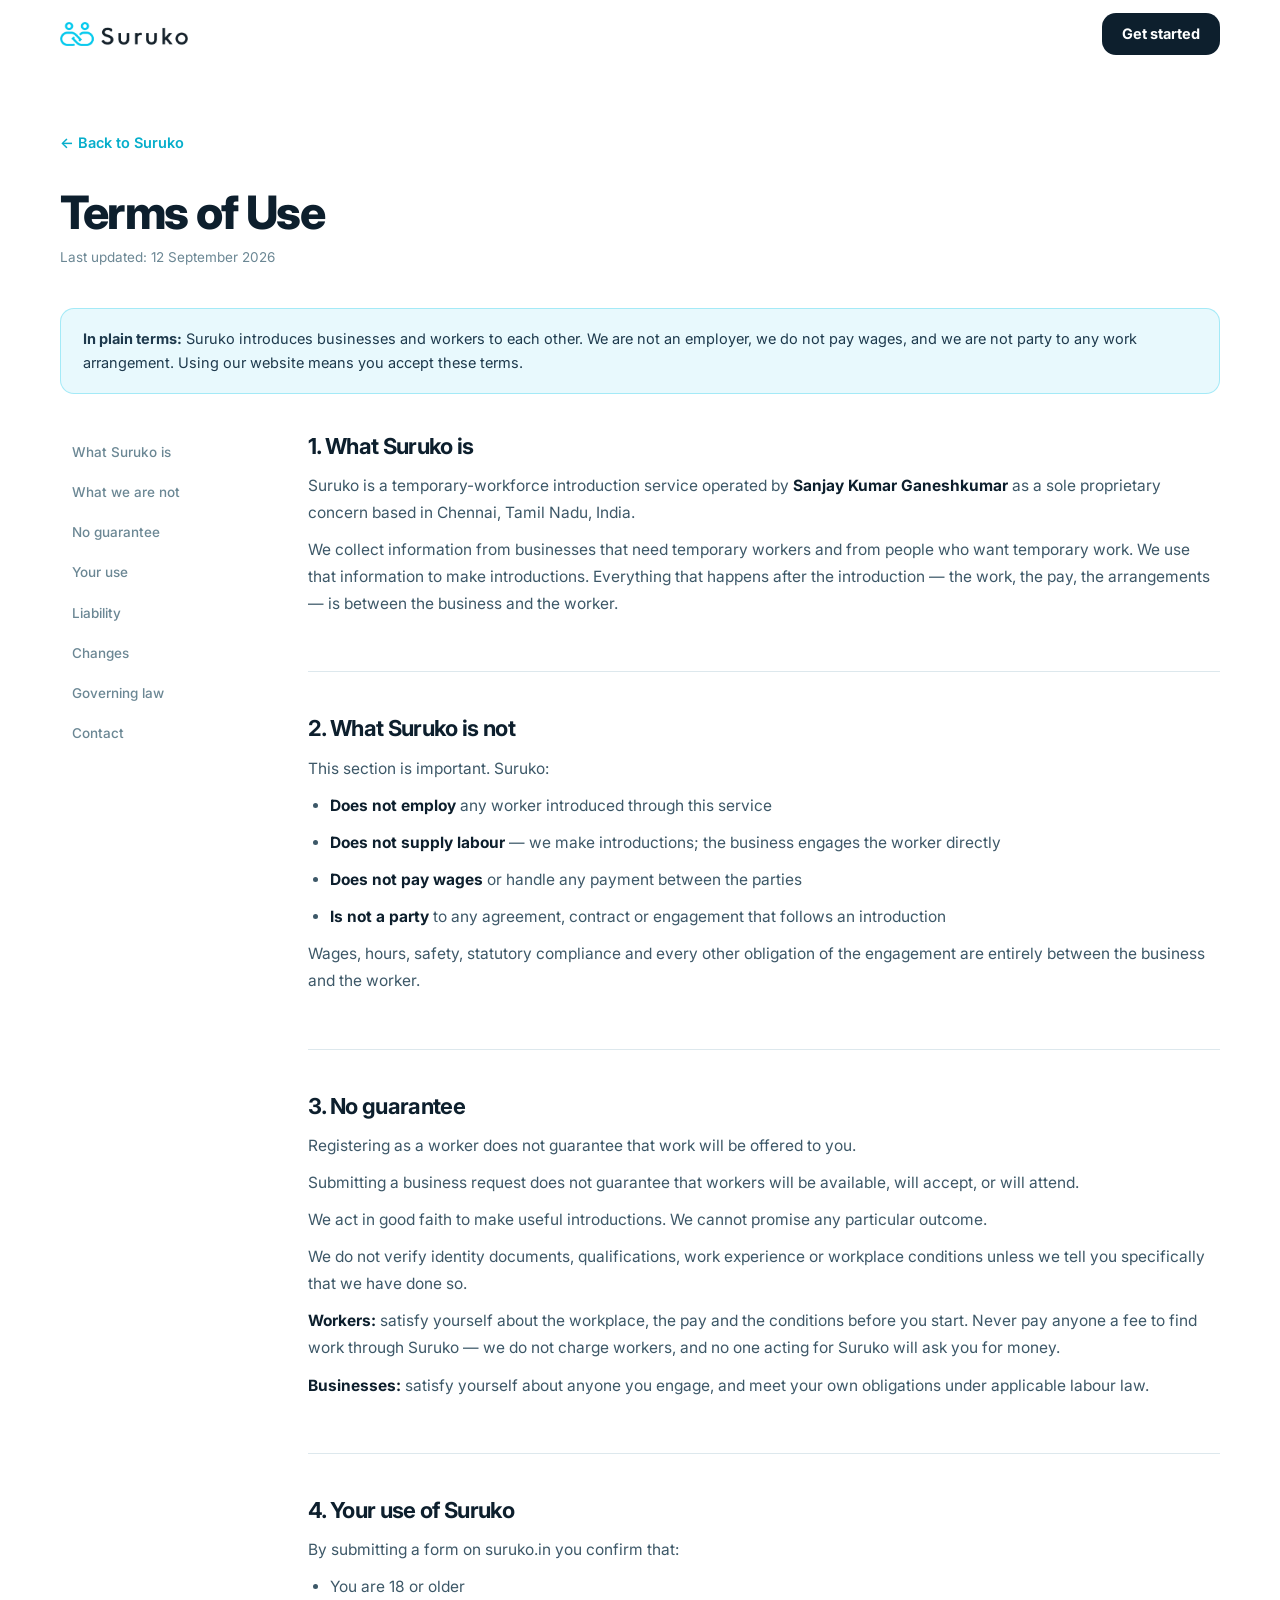
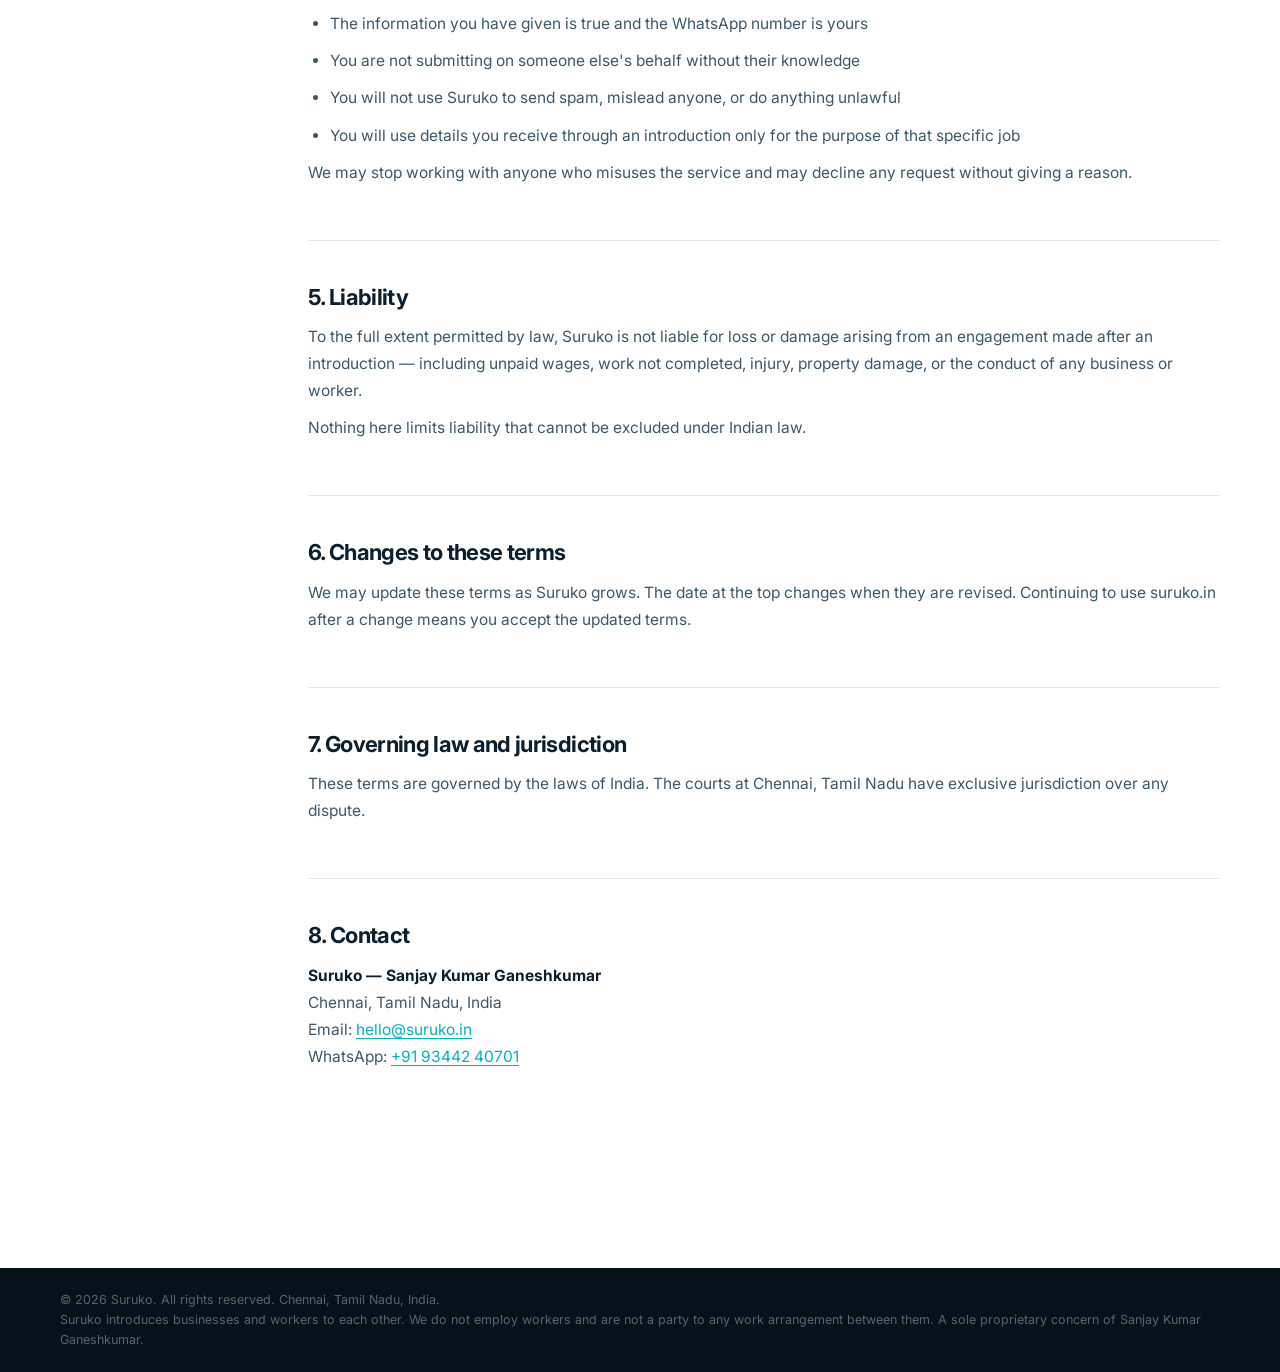
<file: terms.html>
<!doctype html>
<html lang="en-IN">
<head>
<meta charset="utf-8" />
<meta name="viewport" content="width=device-width, initial-scale=1" />
<meta name="theme-color" content="#0a1a24" />
<title>Terms of Use — Suruko</title>
<meta name="description" content="The terms on which Suruko introduces businesses and temporary workers to each other." />
<meta name="robots" content="index,follow" />
<link rel="canonical" href="https://suruko.in/terms.html" />
<link rel="icon" type="image/png" sizes="32x32" href="assets/favicon-32.png" />
<link rel="apple-touch-icon" sizes="180x180" href="assets/apple-touch-icon.png" />
<link rel="preconnect" href="https://fonts.googleapis.com" />
<link rel="preconnect" href="https://fonts.gstatic.com" crossorigin />
<link rel="stylesheet" href="https://fonts.googleapis.com/css2?family=Inter:wght@400;500;600;700;800&display=swap" />
<link rel="stylesheet" href="styles.css" />
</head>
<body>
<a class="skip-link" href="#terms-main">Skip to content</a>
<header class="site-header" id="siteHeader">
  <div class="container nav-wrap">
    <a class="brand" href="index.html" aria-label="Suruko home">
      <img src="assets/suruko-logo.png" width="132" height="28" alt="Suruko" />
    </a>
    <div class="nav-actions" style="margin-left:auto">
      <a class="btn btn-primary" href="index.html#start">Get started</a>
    </div>
  </div>
</header>

<main id="terms-main" class="legal-page">
  <div class="container">
    <a class="back-link" href="index.html">← Back to Suruko</a>
    <h1>Terms of Use</h1>
    <p class="updated">Last updated: 12 September 2026</p>
    <div class="legal-notice">
      <strong>In plain terms:</strong> Suruko introduces businesses and workers to each other. We are not an employer, we do not pay wages, and we are not party to any work arrangement. Using our website means you accept these terms.
    </div>

    <div class="legal-grid">
      <nav class="legal-nav" aria-label="Terms sections">
        <a href="#what-suruko-is">What Suruko is</a>
        <a href="#what-suruko-is-not">What we are not</a>
        <a href="#no-guarantee">No guarantee</a>
        <a href="#your-use">Your use</a>
        <a href="#liability">Liability</a>
        <a href="#changes">Changes</a>
        <a href="#law">Governing law</a>
        <a href="#terms-contact">Contact</a>
      </nav>

      <div class="legal-content">
        <section id="what-suruko-is">
          <h2>1. What Suruko is</h2>
          <p>Suruko is a temporary-workforce introduction service operated by <strong>Sanjay Kumar Ganeshkumar</strong> as a sole proprietary concern based in Chennai, Tamil Nadu, India.</p>
          <p>We collect information from businesses that need temporary workers and from people who want temporary work. We use that information to make introductions. Everything that happens after the introduction — the work, the pay, the arrangements — is between the business and the worker.</p>
        </section>

        <section id="what-suruko-is-not">
          <h2>2. What Suruko is not</h2>
          <p>This section is important. Suruko:</p>
          <ul>
            <li><strong>Does not employ</strong> any worker introduced through this service</li>
            <li><strong>Does not supply labour</strong> — we make introductions; the business engages the worker directly</li>
            <li><strong>Does not pay wages</strong> or handle any payment between the parties</li>
            <li><strong>Is not a party</strong> to any agreement, contract or engagement that follows an introduction</li>
          </ul>
          <p>Wages, hours, safety, statutory compliance and every other obligation of the engagement are entirely between the business and the worker.</p>
        </section>

        <section id="no-guarantee">
          <h2>3. No guarantee</h2>
          <p>Registering as a worker does not guarantee that work will be offered to you.</p>
          <p>Submitting a business request does not guarantee that workers will be available, will accept, or will attend.</p>
          <p>We act in good faith to make useful introductions. We cannot promise any particular outcome.</p>
          <p>We do not verify identity documents, qualifications, work experience or workplace conditions unless we tell you specifically that we have done so.</p>
          <p><strong>Workers:</strong> satisfy yourself about the workplace, the pay and the conditions before you start. Never pay anyone a fee to find work through Suruko — we do not charge workers, and no one acting for Suruko will ask you for money.</p>
          <p><strong>Businesses:</strong> satisfy yourself about anyone you engage, and meet your own obligations under applicable labour law.</p>
        </section>

        <section id="your-use">
          <h2>4. Your use of Suruko</h2>
          <p>By submitting a form on suruko.in you confirm that:</p>
          <ul>
            <li>You are 18 or older</li>
            <li>The information you have given is true and the WhatsApp number is yours</li>
            <li>You are not submitting on someone else's behalf without their knowledge</li>
            <li>You will not use Suruko to send spam, mislead anyone, or do anything unlawful</li>
            <li>You will use details you receive through an introduction only for the purpose of that specific job</li>
          </ul>
          <p>We may stop working with anyone who misuses the service and may decline any request without giving a reason.</p>
        </section>

        <section id="liability">
          <h2>5. Liability</h2>
          <p>To the full extent permitted by law, Suruko is not liable for loss or damage arising from an engagement made after an introduction — including unpaid wages, work not completed, injury, property damage, or the conduct of any business or worker.</p>
          <p>Nothing here limits liability that cannot be excluded under Indian law.</p>
        </section>

        <section id="changes">
          <h2>6. Changes to these terms</h2>
          <p>We may update these terms as Suruko grows. The date at the top changes when they are revised. Continuing to use suruko.in after a change means you accept the updated terms.</p>
        </section>

        <section id="law">
          <h2>7. Governing law and jurisdiction</h2>
          <p>These terms are governed by the laws of India. The courts at Chennai, Tamil Nadu have exclusive jurisdiction over any dispute.</p>
        </section>

        <section id="terms-contact">
          <h2>8. Contact</h2>
          <p><strong>Suruko — Sanjay Kumar Ganeshkumar</strong><br />
          Chennai, Tamil Nadu, India<br />
          Email: <a href="mailto:hello@suruko.in">hello@suruko.in</a><br />
          WhatsApp: <a href="https://wa.me/919344240701">+91 93442 40701</a></p>
        </section>
      </div>
    </div>
  </div>
</main>

<footer class="site-footer">
  <div class="footer-bottom">
    <div class="container">
      <p>© <span id="footer-year"></span> Suruko. All rights reserved. Chennai, Tamil Nadu, India.</p>
      <p class="footer-disclaimer">Suruko introduces businesses and workers to each other. We do not employ workers and are not a party to any work arrangement between them. A sole proprietary concern of Sanjay Kumar Ganeshkumar.</p>
    </div>
  </div>
</footer>
<script>document.getElementById("footer-year").textContent = new Date().getFullYear();</script>
</body>
</html>
</file>
<file: styles.css>
/* ═══════════════════════════════════════════════════════
   SURUKO — styles.css  (white + cyan theme)
   Breakpoints: 640px mobile · 900px tablet · 1100px desktop
═══════════════════════════════════════════════════════ */

/* ── Tokens ─────────────────────────────────────── */
:root {
  --cyan:      #08c8e8;
  --cyan-d:    #06aecb;
  --cyan-wash: #e8f9fd;
  --cyan-pale: #f4fcff;
  --ink:       #0d1f2d;
  --ink2:      #1e3a4d;
  --body:      #3d5868;
  --muted:     #6b8794;
  --border:    #dde8ed;
  --white:     #ffffff;
  --surface:   #f5fafc;
  --danger:    #c0392b;
  --danger-bg: #fdf1ef;
  --r:         14px;
  --rl:        22px;
  --ease:      cubic-bezier(.22,.75,.3,1);
  --max:       1160px;
  --font:      'Inter', ui-sans-serif, system-ui, sans-serif;
}

/* ── Reset ───────────────────────────────────────── */
*,*::before,*::after{box-sizing:border-box;margin:0;padding:0}
html{scroll-behavior:smooth;-webkit-text-size-adjust:100%}
body{font-family:var(--font);font-size:16px;line-height:1.65;color:var(--ink);background:var(--white);-webkit-font-smoothing:antialiased;overflow-x:hidden}
img{display:block;max-width:100%;height:auto}
a{color:inherit;text-decoration:none}
button{cursor:pointer;font:inherit;border:0;background:none}
input,select,textarea{font:inherit;color:inherit}
ul{list-style:none}
h1,h2,h3{font-weight:800;line-height:1.1;letter-spacing:-.03em;margin:0}
[hidden]{display:none!important}
:focus-visible{outline:3px solid var(--cyan-d);outline-offset:3px;border-radius:4px}
.skip-link{position:absolute;top:-60px;left:16px;background:var(--ink);color:#fff;padding:12px 18px;border-radius:var(--r);z-index:200;transition:top .2s}
.skip-link:focus{top:8px}
.hp{position:absolute;left:-9999px;width:1px;height:1px;overflow:hidden}

/* ── Container ───────────────────────────────────── */
.container{width:min(100% - 32px, var(--max));margin-inline:auto}

/* ── Buttons ─────────────────────────────────────── */
.btn-primary{display:inline-flex;align-items:center;justify-content:center;gap:8px;height:42px;padding:0 20px;border-radius:var(--r);background:var(--ink);color:#fff;font-size:14.5px;font-weight:700;white-space:nowrap;transition:transform .2s var(--ease),background .2s}
.btn-primary:hover{transform:translateY(-2px);background:var(--ink2)}
.btn-phone{display:inline-flex;align-items:center;gap:7px;height:40px;padding:0 14px;border-radius:var(--r);background:var(--surface);color:var(--ink);font-size:13.5px;font-weight:600;border:1.5px solid var(--border);white-space:nowrap;transition:border-color .2s}
.btn-phone:hover{border-color:var(--cyan)}
.btn-hero-biz{display:inline-flex;align-items:center;justify-content:center;gap:9px;height:54px;padding:0 28px;border-radius:16px;background:var(--ink);color:#fff;font-size:16px;font-weight:700;box-shadow:0 8px 24px rgba(13,31,45,.25);transition:transform .2s var(--ease),background .2s}
.btn-hero-biz:hover{transform:translateY(-2px);background:var(--ink2)}
.btn-hero-work{display:inline-flex;align-items:center;justify-content:center;gap:9px;height:54px;padding:0 28px;border-radius:16px;background:rgba(255,255,255,.15);color:#fff;border:2px solid rgba(255,255,255,.55);font-size:16px;font-weight:600;backdrop-filter:blur(8px);transition:transform .2s var(--ease),background .2s}
.btn-hero-work:hover{transform:translateY(-2px);background:rgba(255,255,255,.25);border-color:#fff}
.btn-submit{display:flex;align-items:center;justify-content:center;gap:9px;width:100%;height:54px;border-radius:var(--r);background:var(--cyan);color:var(--ink);font-size:16px;font-weight:700;box-shadow:0 8px 24px rgba(8,200,232,.3);margin-top:20px;transition:transform .2s var(--ease),background .2s}
.btn-submit:hover{transform:translateY(-2px);background:var(--cyan-d)}
.btn-submit:disabled{opacity:.6;cursor:wait;transform:none}
.btn-cta-biz{display:inline-flex;align-items:center;justify-content:center;height:52px;padding:0 32px;border-radius:16px;background:#fff;color:var(--ink);font-size:16px;font-weight:700;box-shadow:0 8px 24px rgba(0,0,0,.12);transition:transform .2s}
.btn-cta-biz:hover{transform:translateY(-2px)}
.btn-cta-work{display:inline-flex;align-items:center;justify-content:center;height:52px;padding:0 32px;border-radius:16px;background:transparent;color:#fff;border:2px solid rgba(255,255,255,.6);font-size:16px;font-weight:600;transition:transform .2s,background .2s}
.btn-cta-work:hover{transform:translateY(-2px);background:rgba(255,255,255,.1);border-color:#fff}

/* ── Header ──────────────────────────────────────── */
.site-header{position:sticky;top:0;z-index:100;background:rgba(255,255,255,.96);backdrop-filter:blur(16px);border-bottom:1px solid transparent;transition:border-color .3s,box-shadow .3s}
.site-header.scrolled{border-bottom-color:var(--border);box-shadow:0 2px 12px rgba(13,31,45,.06)}
.nav-wrap{display:flex;align-items:center;gap:12px;min-height:68px}
.brand img{width:128px;height:auto;background:transparent}
.site-nav{display:flex;gap:2px;margin-left:20px}
.site-nav a{padding:8px 14px;border-radius:10px;font-size:14.5px;font-weight:500;color:var(--body);transition:color .15s,background .15s}
.site-nav a:hover{color:var(--ink);background:var(--surface)}
.nav-right{display:flex;align-items:center;gap:8px;margin-left:auto}
.nav-social{display:flex;align-items:center;gap:4px}
.social-btn{display:grid;place-items:center;width:38px;height:38px;border-radius:10px;color:var(--body);transition:color .15s,background .15s}
.social-btn:hover{color:var(--cyan-d);background:var(--cyan-wash)}
.nav-toggle{display:none;flex-direction:column;gap:5px;padding:8px;border-radius:8px;margin-left:auto}
.nav-toggle span{display:block;width:22px;height:2px;background:var(--ink);border-radius:2px;transition:.3s}
.mobile-menu{display:flex;flex-direction:column;gap:2px;padding:12px 16px 16px;border-top:1px solid var(--border)}
.mobile-menu a{padding:12px 14px;border-radius:10px;font-size:15px;font-weight:500;color:var(--body)}
.mobile-menu a:hover{background:var(--surface);color:var(--ink)}

/* ── Hero ────────────────────────────────────────── */
.hero{position:relative;min-height:88vh;display:flex;align-items:center;overflow:hidden}
.hero-bg{position:absolute;inset:0}
.hero-bg img{width:100%;height:100%;object-fit:cover;object-position:center 35%}
.hero-overlay{position:absolute;inset:0;background:linear-gradient(130deg,rgba(13,31,45,.85) 0%,rgba(13,31,45,.6) 55%,rgba(13,31,45,.28) 100%)}
.hero-inner{position:relative;z-index:1;padding:80px 0 60px;max-width:680px}
.hero-badge{display:inline-flex;align-items:center;gap:9px;color:rgba(255,255,255,.8);font-size:13.5px;font-weight:600;margin-bottom:24px}
.hero-dot{width:7px;height:7px;border-radius:50%;background:var(--cyan);box-shadow:0 0 0 4px rgba(8,200,232,.25);flex-shrink:0;animation:pulse 2s infinite}
@keyframes pulse{0%,100%{box-shadow:0 0 0 4px rgba(8,200,232,.25)}50%{box-shadow:0 0 0 8px rgba(8,200,232,.1)}}
.hero h1{font-size:clamp(42px,7vw,74px);color:#fff;margin-bottom:22px}
.hero-accent{color:var(--cyan);display:block}
.hero-sub{font-size:clamp(16px,2vw,19px);color:rgba(255,255,255,.82);max-width:500px;margin-bottom:34px;line-height:1.7}
.hero-actions{display:flex;flex-wrap:wrap;gap:12px;margin-bottom:28px}
.hero-trust{display:flex;flex-wrap:wrap;gap:8px 22px;color:rgba(255,255,255,.72);font-size:13.5px;font-weight:500}

/* ── Choose bar ──────────────────────────────────── */
.choose-bar{background:var(--cyan);padding:40px 0}
.choose-grid{display:grid;grid-template-columns:1fr 1fr;gap:16px}
.choose-card{display:flex;align-items:center;gap:16px;background:rgba(255,255,255,.94);border:1.5px solid rgba(255,255,255,.5);border-radius:var(--rl);padding:20px 22px;min-height:92px;text-align:left;width:100%;transition:transform .2s var(--ease),box-shadow .2s}
.choose-card:hover{transform:translateY(-3px);box-shadow:0 12px 32px rgba(0,100,130,.18)}
.choose-icon{width:46px;height:46px;border-radius:13px;display:grid;place-items:center;flex-shrink:0}
.choose-biz{background:rgba(13,31,45,.1);color:var(--ink)}
.choose-work{background:rgba(8,200,232,.15);color:var(--cyan-d)}
.choose-card strong{display:block;font-size:17px;font-weight:700;color:var(--ink)}
.choose-card span{display:block;font-size:13px;color:var(--body);margin-top:3px}
.choose-arrow{color:var(--muted);flex-shrink:0;margin-left:auto}

/* ── Sections ────────────────────────────────────── */
.section{padding:88px 0}
.section-light{background:var(--surface)}
.section-white{background:var(--white)}
.section-dark{background:linear-gradient(160deg,#07161f 0%,#0d2c3b 100%);color:#fff}
.section-tag{font-size:12px;font-weight:700;letter-spacing:.12em;text-transform:uppercase;color:var(--cyan-d);margin-bottom:10px}
.section-tag.light{color:rgba(8,200,232,.85)}
.section-title{font-size:clamp(28px,4vw,44px);margin-bottom:14px}
.section-title.light{color:#fff}
.section-sub{font-size:17px;color:var(--body);max-width:560px;margin-bottom:48px;line-height:1.7}
.section-sub.light{color:rgba(255,255,255,.75)}

/* ── How it works ─────────────────────────────────── */
.steps-row{display:grid;grid-template-columns:1fr 56px 1fr 56px 1fr;gap:0;align-items:start;margin-top:48px}
.step-item{background:var(--white);border:1.5px solid var(--border);border-radius:var(--rl);padding:30px 26px;transition:box-shadow .2s var(--ease),border-color .2s;height:100%}
.step-item:hover{box-shadow:0 8px 28px rgba(8,200,232,.12);border-color:var(--cyan)}
.step-circle{width:52px;height:52px;border-radius:15px;background:var(--cyan-wash);color:var(--cyan-d);display:grid;place-items:center;margin-bottom:14px}
.step-num{font-size:36px;font-weight:900;color:var(--cyan);line-height:1;letter-spacing:-.04em;margin-bottom:12px}
.step-item h3{font-size:18px;font-weight:700;margin-bottom:8px}
.step-item p{font-size:14.5px;color:var(--body);line-height:1.65}
.step-arrow{display:flex;align-items:center;justify-content:center;padding-top:72px}

/* ── Services / Animated cards ────────────────────── */
.services-grid{display:grid;grid-template-columns:repeat(4,1fr);gap:20px}
.service-card{background:var(--white);border:1.5px solid var(--border);border-radius:var(--rl);overflow:hidden;transition:transform .25s var(--ease),box-shadow .25s,border-color .25s}
.service-card:hover{transform:translateY(-5px);box-shadow:0 12px 36px rgba(8,200,232,.14);border-color:var(--cyan)}
.service-anim{background:var(--cyan-pale);padding:10px;height:180px;display:flex;align-items:center;justify-content:center;overflow:hidden}
.service-anim svg{width:100%;height:100%}
.service-info{padding:20px}
.service-info h3{font-size:15.5px;font-weight:700;margin-bottom:8px;color:var(--ink)}
.service-info p{font-size:13.5px;color:var(--body);line-height:1.6;margin-bottom:14px}
.service-cta{font-size:13.5px;font-weight:700;color:var(--cyan-d);background:none;border:none;cursor:pointer;padding:0;transition:color .15s}
.service-cta:hover{color:var(--ink)}

/* ── Animations for service cards ─────────────────── */
/* Packing */
.anim-packing .box1{animation:floatBox 3s ease-in-out infinite}
.anim-packing .box2{animation:floatBox 3s ease-in-out infinite .4s}
.anim-packing .box3{animation:floatBox 3s ease-in-out infinite .8s}
.anim-packing .worker-pack{animation:packWork 2s ease-in-out infinite}
.anim-packing .tape{animation:spin 3s linear infinite}
@keyframes floatBox{0%,100%{transform:translateY(0)}50%{transform:translateY(-4px)}}
@keyframes packWork{0%,100%{transform:rotate(-3deg)}50%{transform:rotate(3deg)}}
@keyframes spin{from{transform:rotate(0deg)}to{transform:rotate(360deg)}}
/* Loading */
.anim-loading .wheel1,.anim-loading .wheel2,.anim-loading .wheel3{animation:spin 1.5s linear infinite;transform-origin:center}
.anim-loading .load-box{animation:liftBox 2s ease-in-out infinite}
.anim-loading .worker-load{animation:workerLift 2s ease-in-out infinite}
@keyframes liftBox{0%,100%{transform:translateY(0)}50%{transform:translateY(8px)}}
@keyframes workerLift{0%,100%{transform:translateY(0)}50%{transform:translateY(-4px)}}
/* Event */
.anim-event .light1{animation:blink 1.5s ease-in-out infinite}
.anim-event .light2{animation:blink 1.5s ease-in-out infinite .5s}
.anim-event .light3{animation:blink 1.5s ease-in-out infinite 1s}
.anim-event .staff1{animation:sway 2.5s ease-in-out infinite}
.anim-event .staff2{animation:sway 2.5s ease-in-out infinite .3s}
.anim-event .staff3{animation:sway 2.5s ease-in-out infinite .6s}
@keyframes blink{0%,100%{opacity:.3}50%{opacity:1}}
@keyframes sway{0%,100%{transform:translateY(0)}50%{transform:translateY(-3px)}}
/* Delivery */
.anim-delivery .delivery-rider{animation:ride 0.8s ease-in-out infinite alternate}
.anim-delivery .motion-lines{animation:motionFade 0.8s ease-in-out infinite alternate}
.anim-delivery .delivery-package{animation:bounce 0.8s ease-in-out infinite alternate}
@keyframes ride{0%{transform:translateX(0) rotate(0deg)}100%{transform:translateX(4px) rotate(.5deg)}}
@keyframes motionFade{0%{opacity:1;transform:translateX(0)}100%{opacity:.3;transform:translateX(-5px)}}
@keyframes bounce{0%{transform:translateY(0)}100%{transform:translateY(-2px)}}

/* ── Form section ─────────────────────────────────── */
.form-shell{max-width:820px;margin:0 auto}
.form-tabs{display:grid;grid-template-columns:1fr 1fr;background:rgba(8,200,232,.14);border-radius:var(--rl);padding:6px;position:relative;border:1.5px solid rgba(8,200,232,.22)}
.ftab{position:relative;z-index:1;display:flex;align-items:center;justify-content:center;gap:8px;min-height:52px;border-radius:13px;font-size:15px;font-weight:600;color:rgba(255,255,255,.75);transition:color .3s}
.ftab.active{color:var(--ink)}
.ftab-indicator{position:absolute;z-index:0;top:6px;bottom:6px;left:6px;width:calc(50% - 6px);background:var(--cyan);border-radius:13px;transition:transform .35s var(--ease);box-shadow:0 2px 12px rgba(8,200,232,.35)}
.ftab-indicator.right{transform:translateX(100%)}
.fpanel{background:#fff;color:var(--ink);border-radius:0 0 var(--rl) var(--rl);padding:30px;border:1.5px solid rgba(8,200,232,.18);border-top:0}
.form-head{display:flex;align-items:center;justify-content:space-between;margin-bottom:26px}
.form-head h3{font-size:21px;font-weight:700;color:var(--ink)}
.form-tag-pill{font-size:12px;font-weight:700;padding:5px 12px;border-radius:999px;background:var(--cyan-wash);color:var(--cyan-d)}
.fgrid{display:grid;grid-template-columns:1fr 1fr;gap:16px}
.fld{display:flex;flex-direction:column;gap:6px}
.fld-full{grid-column:1/-1}
.fld label{font-size:13px;font-weight:700;color:var(--cyan-d);text-transform:uppercase;letter-spacing:.04em}
.req{color:var(--cyan-d)}
.opt{font-weight:400;color:var(--muted);font-size:12.5px}
.fld input,.fld select,.fld textarea{width:100%;min-height:50px;padding:12px 14px;border:1.5px solid rgba(8,200,232,.3);border-radius:var(--r);background:#f8fdfe;font-size:15px;transition:border-color .18s,box-shadow .18s,background .18s;appearance:none}
.fld textarea{min-height:88px;resize:vertical}
.fld input:focus,.fld select:focus,.fld textarea:focus{outline:none;border-color:var(--cyan);background:#fff;box-shadow:0 0 0 4px rgba(8,200,232,.18)}
.fld input::placeholder,.fld textarea::placeholder{color:#9fb3bc}
.fld.invalid input,.fld.invalid select,.fld.invalid textarea{border-color:var(--danger);background:var(--danger-bg)}
.ferr{font-size:12.5px;font-weight:600;color:var(--danger);display:none;min-height:0}
.fld.invalid .ferr{display:block}
.consent-ferr{font-size:12.5px;font-weight:600;color:var(--danger);display:none;margin-top:6px}
.consent-ferr.show{display:block}
.sel-wrap{position:relative}
.sel-wrap select{padding-right:40px;cursor:pointer}
.sel-wrap::after{content:"";position:absolute;right:14px;top:50%;transform:translateY(-50%);border-left:5px solid transparent;border-right:5px solid transparent;border-top:6px solid var(--muted);pointer-events:none}
.phone-wrap{display:flex;align-items:center}
.phone-cc{display:flex;align-items:center;justify-content:center;height:50px;padding:0 13px;background:var(--cyan-wash);border:1.5px solid rgba(8,200,232,.3);border-right:0;border-radius:var(--r) 0 0 var(--r);font-size:15px;font-weight:700;color:var(--cyan-d);white-space:nowrap;flex-shrink:0}
.phone-wrap input{border-radius:0 var(--r) var(--r) 0}
.fld.invalid .phone-cc{border-color:var(--danger);background:var(--danger-bg)}
.other-input{display:none;margin-top:10px}
.other-input.show{display:block}
.consent-row{display:flex;gap:12px;align-items:flex-start;font-size:13px;color:var(--body);line-height:1.55;margin-top:20px;cursor:pointer}
.consent-row input{width:18px;height:18px;flex-shrink:0;margin-top:2px;accent-color:var(--cyan-d);cursor:pointer}
.consent-row a{color:var(--cyan-d);text-decoration:underline;text-underline-offset:3px}
.form-note{font-size:12.5px;color:var(--muted);margin-top:12px;line-height:1.55}
.form-result{margin-top:22px;padding:20px;border-radius:var(--r);background:var(--cyan-wash);border:1px solid rgba(8,200,232,.3)}
.form-result h4{font-size:16px;font-weight:700;margin-bottom:8px}
.form-result p{font-size:14px;color:var(--body);line-height:1.6}
.result-btns{display:flex;flex-wrap:wrap;gap:10px;margin-top:14px}
.btn-wa{background:#25d366;color:#fff;border:none;padding:10px 20px;border-radius:var(--r);font-size:14px;font-weight:700;cursor:pointer;display:inline-flex;align-items:center;gap:8px}
.btn-reset{background:rgba(13,31,45,.06);color:var(--ink);border:none;padding:10px 18px;border-radius:var(--r);font-size:14px;font-weight:600;cursor:pointer}

/* ── Why section ─────────────────────────────────── */
.why-grid{display:grid;grid-template-columns:1fr 1fr;gap:60px;align-items:center}
.why-copy .section-title{font-size:clamp(24px,3.2vw,36px);margin-bottom:28px}
.why-list{display:flex;flex-direction:column;gap:20px;margin-bottom:32px}
.why-list li{display:flex;gap:14px;align-items:flex-start;font-size:15.5px;color:var(--body);line-height:1.65}
.why-list li strong{color:var(--ink)}
.why-icon{width:36px;height:36px;border-radius:10px;background:var(--cyan-wash);color:var(--cyan-d);display:grid;place-items:center;flex-shrink:0;margin-top:2px}
.why-visual{display:flex;align-items:center;justify-content:center}
.why-svg{width:100%;max-width:320px;height:auto}
/* Why SVG animations */
.biz-card{animation:cardFloat 3s ease-in-out infinite}
.wrk-card{animation:cardFloat 3s ease-in-out infinite .5s}
.wa-connect{animation:pulse2 2s ease-in-out infinite}
.connect-lines{animation:lineFade 2s ease-in-out infinite}
.why-center-icon{animation:spin 12s linear infinite;transform-origin:160px 100px}
@keyframes cardFloat{0%,100%{transform:translateY(0)}50%{transform:translateY(-5px)}}
@keyframes pulse2{0%,100%{transform:scale(1)}50%{transform:scale(1.02)}}
@keyframes lineFade{0%,100%{opacity:.3}50%{opacity:.8}}

/* ── CTA strip ───────────────────────────────────── */
.cta-strip{background:linear-gradient(135deg,var(--ink) 0%,#1a3d54 100%);padding:72px 0;text-align:center}
.cta-strip h2{font-size:clamp(26px,4vw,42px);color:#fff;margin-bottom:14px;line-height:1.2}
.cta-strip p{font-size:17px;color:rgba(255,255,255,.72);margin-bottom:30px}
.cta-btns{display:flex;flex-wrap:wrap;justify-content:center;gap:14px}

/* ── Footer ──────────────────────────────────────── */
.site-footer{background:#061219;color:#c8d8de}
.footer-grid{display:grid;grid-template-columns:1.6fr 1.1fr .9fr .8fr;gap:44px;padding:60px 0 48px;border-bottom:1px solid rgba(255,255,255,.08)}
.footer-brand img{width:124px;height:auto;margin-bottom:14px;background:transparent}
.footer-tagline{font-weight:700;font-size:15px;color:#fff;margin-bottom:8px}
.footer-about{font-size:13.5px;color:#8aa3ae;line-height:1.7;margin-bottom:18px}
.footer-socials{display:flex;gap:8px}
.footer-socials a{width:34px;height:34px;border-radius:8px;background:rgba(255,255,255,.07);color:#90aab4;display:grid;place-items:center;transition:background .15s,color .15s}
.footer-socials a:hover{background:rgba(8,200,232,.15);color:var(--cyan)}
.footer-col h4{font-size:12.5px;font-weight:700;color:#fff;margin-bottom:16px;letter-spacing:.06em;text-transform:uppercase}
.footer-col ul{display:flex;flex-direction:column;gap:10px}
.footer-col ul a{font-size:14px;color:#90aab4;transition:color .15s}
.footer-col ul a:hover{color:var(--cyan)}
.footer-contact{display:flex;flex-direction:column;gap:13px!important}
.footer-contact li{display:flex;align-items:center;gap:10px;font-size:14px;color:#90aab4}
.footer-contact svg{color:var(--cyan);flex-shrink:0;opacity:.8}
.footer-contact a{color:#90aab4;transition:color .15s}
.footer-contact a:hover{color:var(--cyan)}
.footer-qr-wrap{margin-top:20px;display:flex;flex-direction:column;align-items:center;width:100%}
.footer-qr-wrap img{border-radius:10px;background:#fff;padding:8px;width:160px;height:160px;object-fit:contain;border:2px solid rgba(255,255,255,.08);display:block}
.footer-qr-wrap p{font-size:12px;color:#6a8794;margin-top:7px;font-weight:500;text-align:center}
.footer-bottom{padding:22px 0}
.footer-bottom-inner{display:flex;flex-wrap:wrap;gap:6px 32px}
.footer-bottom p{font-size:12.5px;color:rgba(200,216,222,.42);line-height:1.6}

/* ── WhatsApp float ──────────────────────────────── */
.wa-float{position:fixed;right:20px;bottom:calc(20px + env(safe-area-inset-bottom));z-index:90;display:flex;align-items:center;gap:9px;min-height:50px;padding:0 18px;border-radius:999px;background:#0c2a35;color:#fff;font-size:14.5px;font-weight:600;border:1px solid rgba(255,255,255,.12);box-shadow:0 8px 28px rgba(0,0,0,.28);transition:transform .2s var(--ease)}
.wa-float svg{color:#25d366}
.wa-float:hover{transform:translateY(-2px)}

/* ── Toast ───────────────────────────────────────── */
.toast{position:fixed;left:50%;bottom:24px;z-index:200;transform:translate(-50%,20px);opacity:0;pointer-events:none;max-width:min(94vw,420px);background:var(--ink);color:#fff;border-radius:var(--r);padding:14px 20px;font-size:14px;font-weight:500;line-height:1.5;box-shadow:0 16px 40px rgba(0,0,0,.28);transition:opacity .28s var(--ease),transform .28s var(--ease)}
.toast.show{opacity:1;transform:translate(-50%,0)}
.toast.warn{background:#7a2718}

/* ── Legal pages ─────────────────────────────────── */
.legal-page{padding:60px 0 100px}
.legal-page .back-link{display:inline-flex;align-items:center;gap:8px;font-weight:600;color:var(--cyan-d);margin-bottom:32px;font-size:14.5px}
.legal-page h1{font-size:clamp(30px,5vw,46px);margin-bottom:8px}
.legal-page .updated{color:var(--muted);font-size:13.5px;margin-bottom:40px}
.legal-notice{background:var(--cyan-wash);border:1px solid rgba(8,200,232,.3);border-radius:var(--r);padding:18px 22px;margin-bottom:40px;font-size:14.5px;color:var(--ink2);line-height:1.65}
.legal-grid{display:grid;grid-template-columns:200px 1fr;gap:48px;align-items:start}
.legal-nav{position:sticky;top:88px;display:flex;flex-direction:column;gap:4px}
.legal-nav a{font-size:13.5px;font-weight:500;color:var(--muted);padding:7px 12px;border-radius:10px;transition:color .15s,background .15s}
.legal-nav a:hover{color:var(--ink);background:var(--surface)}
.legal-content section{margin-bottom:44px;padding-bottom:44px;border-bottom:1px solid var(--border)}
.legal-content section:last-child{border-bottom:0}
.legal-content h2{font-size:22px;font-weight:700;margin-bottom:14px}
.legal-content p,.legal-content li{font-size:15.5px;color:var(--body);line-height:1.75;margin-bottom:10px}
.legal-content ul{list-style:disc;padding-left:22px}
.legal-content a{color:var(--cyan-d);text-decoration:underline;text-underline-offset:3px}
.legal-content strong{color:var(--ink);font-weight:700}

/* ════════════════════════════════════════════════════
   RESPONSIVE
════════════════════════════════════════════════════ */
@media(max-width:1099px){
  .site-nav,.nav-right{display:none}
  .nav-toggle{display:flex}
  .steps-row{grid-template-columns:1fr;gap:0}
  .step-arrow{transform:rotate(90deg);padding:10px 0;height:52px;justify-content:center}
  .services-grid{grid-template-columns:repeat(2,1fr)}
  .why-grid{grid-template-columns:1fr;gap:40px}
  .why-visual{order:-1}
  .why-svg{max-width:260px}
  .footer-grid{grid-template-columns:1fr 1fr;gap:36px;padding:44px 0 36px}
  .footer-brand{grid-column:1/-1}
  .legal-grid{grid-template-columns:1fr}
  .legal-nav{position:static;flex-direction:row;flex-wrap:wrap;margin-bottom:32px}
}
@media(max-width:640px){
  .container{width:calc(100% - 24px)}
  .nav-wrap{min-height:62px}
  .brand img{width:110px}
  .hero{min-height:85vh}
  .hero-inner{padding:56px 0 40px}
  .hero-actions{flex-direction:column}
  .btn-hero-biz,.btn-hero-work{width:100%}
  .choose-grid{grid-template-columns:1fr}
  .section{padding:60px 0}
  .services-grid{grid-template-columns:1fr}
  .service-anim{height:160px}
  .fpanel{padding:22px 16px}
  .ftab{font-size:13.5px}
  .ftab svg{display:none}
  .fgrid{grid-template-columns:1fr}
  .fld-full{grid-column:auto}
  .fld input,.fld select,.fld textarea{font-size:16px}
  .cta-btns{flex-direction:column;align-items:stretch}
  .btn-cta-biz,.btn-cta-work{width:100%}
  .footer-grid{grid-template-columns:1fr;gap:28px}
  .wa-float span{display:none}
  .wa-float{min-height:46px;width:46px;padding:0;justify-content:center;border-radius:50%}
  .footer-qr-wrap img{width:130px;height:130px}
}
@media(max-width:400px){
  .hero h1{font-size:36px}
  .section-title{font-size:26px}
}
@media(prefers-reduced-motion:reduce){
  html{scroll-behavior:auto}
  *,*::before,*::after{animation-duration:.01ms!important;transition-duration:.01ms!important}
  .hero-dot{animation:none}
}


/* ══════════════════════════════════════════════════════════════════
   FINAL VISUAL UPDATE — requested September 2026
   Existing Airtable / form submission architecture left unchanged.
══════════════════════════════════════════════════════════════════ */

.nav-social{gap:6px}
.social-btn{width:42px;height:42px;border-radius:12px}
.social-btn svg{width:22px;height:22px}
.wa-logo{display:block;flex:0 0 auto}

.service-image{
  position:relative;
  aspect-ratio:4/3;
  overflow:hidden;
  background:#eefbfe;
  border-bottom:1px solid var(--border);
}
.service-image img{
  width:100%;
  height:100%;
  object-fit:cover;
  display:block;
  transition:transform .45s var(--ease);
}
.service-card:hover .service-image img{transform:scale(1.035)}
.service-info p{min-height:72px}

.why-intro{
  max-width:620px;
  color:var(--body);
  font-size:16px;
  line-height:1.75;
  margin:-10px 0 28px;
}
.chat-mockup{
  width:min(100%,420px);
  background:#efeae2;
  border:1px solid #d8e2e6;
  border-radius:24px;
  overflow:hidden;
  box-shadow:0 24px 70px rgba(13,31,45,.16);
  transform:none;
}
.chat-topbar{
  display:flex;
  align-items:center;
  gap:12px;
  padding:15px 16px;
  background:#075e54;
  color:#fff;
}
.chat-brand-icon{
  width:40px;height:40px;border-radius:50%;
  display:grid;place-items:center;
  background:#fff;color:#075e54;
  font-weight:900;font-size:17px;
}
.chat-topbar>div:nth-child(2){display:flex;flex-direction:column;gap:2px;flex:1}
.chat-topbar strong{font-size:15px}
.chat-topbar span{font-size:11.5px;color:rgba(255,255,255,.78)}
.chat-wa-icon{display:grid;place-items:center}
.chat-body{
  min-height:390px;
  padding:18px 14px 22px;
  display:flex;
  flex-direction:column;
  gap:10px;
  background:
    radial-gradient(circle at 15% 25%,rgba(255,255,255,.42) 0 1px,transparent 1.5px) 0 0/22px 22px,
    #efeae2;
}
.chat-date{
  align-self:center;
  padding:5px 10px;
  border-radius:8px;
  background:#d9f1f4;
  color:#557078;
  font-size:10.5px;
  font-weight:700;
  letter-spacing:.02em;
}
.chat-bubble{
  position:relative;
  max-width:82%;
  padding:10px 11px 18px;
  border-radius:10px;
  font-size:13.5px;
  line-height:1.52;
  color:#1f2c34;
  box-shadow:0 1px 1px rgba(0,0,0,.07);
}
.chat-bubble span{
  position:absolute;
  right:8px;
  bottom:4px;
  font-size:9.5px;
  color:#667781;
}
.chat-in{align-self:flex-start;background:#fff;border-top-left-radius:3px}
.chat-out{align-self:flex-end;background:#d9fdd3;border-top-right-radius:3px}
.chat-out span{color:#4d7b76}
.chat-foot{
  padding:12px 16px;
  text-align:center;
  background:#f7f8f8;
  color:#60737d;
  font-size:11.5px;
  font-weight:700;
  letter-spacing:.04em;
  text-transform:uppercase;
}

.section-faq{background:#fbfcfd}
.faq-wrap{max-width:930px;text-align:center}
.faq-title{
  font-size:clamp(34px,5.2vw,58px);
  line-height:1.03;
  letter-spacing:-.04em;
  margin:8px auto 14px;
  color:var(--ink);
}
.faq-sub{
  color:var(--body);
  font-size:16px;
  line-height:1.7;
  margin:0 auto 42px;
}
.faq-list{
  display:flex;
  flex-direction:column;
  gap:14px;
  text-align:left;
}
.faq-item{
  border:1px solid #d9e3e8;
  border-radius:24px;
  background:#fff;
  overflow:hidden;
  transition:border-color .2s var(--ease),box-shadow .2s var(--ease),transform .2s var(--ease);
}
.faq-item:hover{
  border-color:#b7dfe7;
  box-shadow:0 10px 30px rgba(13,31,45,.05);
}
.faq-item.open{
  border-color:rgba(8,200,232,.55);
  box-shadow:0 14px 36px rgba(8,200,232,.08);
}
.faq-question{
  width:100%;
  min-height:76px;
  display:flex;
  align-items:center;
  justify-content:space-between;
  gap:24px;
  padding:20px 24px;
  background:transparent;
  border:0;
  color:var(--ink);
  text-align:left;
  font:inherit;
  font-size:16px;
  font-weight:750;
  cursor:pointer;
}
.faq-chevron{
  width:28px;
  height:28px;
  border-radius:50%;
  display:grid;
  place-items:center;
  flex:0 0 auto;
  background:#dff8f4;
  color:#19776f;
  font-size:21px;
  line-height:1;
  transition:transform .25s var(--ease),background .2s;
}
.faq-question[aria-expanded="true"] .faq-chevron{
  transform:rotate(180deg);
  background:#c6f0ea;
}
.faq-answer{padding:0 24px 22px}
.faq-answer p{
  max-width:760px;
  color:var(--body);
  font-size:15px;
  line-height:1.75;
}

/* WhatsApp icon uses same neutral style as other footer social icons */
.footer-qr-wrap{
  width:176px;
  display:flex;
  flex-direction:column;
  align-items:center;
}
.footer-qr-wrap img{
  display:block;
  width:160px;
  height:160px;
  max-width:none;
  padding:8px;
  object-fit:contain;
  box-sizing:border-box;
}
.footer-qr-wrap p{text-align:center}
.wa-float .wa-logo{width:22px;height:22px}

@media(max-width:1099px){
  .why-visual{order:0}
  .chat-mockup{margin-inline:auto;transform:none}
}
@media(max-width:640px){
  .service-info p{min-height:0}
  .chat-body{min-height:350px}
  .faq-question{min-height:68px;padding:18px;font-size:15px}
  .faq-answer{padding:0 18px 20px}
  .faq-title{font-size:34px}
  .footer-qr-wrap{width:176px}
  .footer-qr-wrap img{width:160px;height:160px}
}

/* ══════════════════════════════════════════════════════════════════
   v10 — Header language switcher + price estimator
══════════════════════════════════════════════════════════════════ */
.site-nav{align-items:center}
.nav-estimator{padding:8px 14px;border-radius:10px;font-size:14.5px;font-weight:600;color:var(--body);transition:color .15s,background .15s}
.nav-estimator:hover{color:var(--ink);background:var(--surface)}
.language-switcher{display:flex;align-items:center;gap:2px;padding:4px;border:1px solid var(--border);border-radius:999px;background:var(--surface);box-shadow:0 2px 7px rgba(13,31,45,.05)}
.lang-btn{height:34px;padding:0 11px;border-radius:999px;font-size:12px;font-weight:700;color:var(--body);white-space:nowrap;transition:background .2s,color .2s,box-shadow .2s}
.lang-btn:hover{color:var(--ink)}
.lang-btn.active{background:var(--ink);color:#fff;box-shadow:0 2px 8px rgba(13,31,45,.16)}
.mobile-estimator{width:100%;padding:12px 14px;border-radius:10px;text-align:left;font-size:15px;font-weight:600;color:var(--body)}
.mobile-estimator:hover{background:var(--surface);color:var(--ink)}
.mobile-language-switcher{display:flex;gap:5px;padding:10px 12px 12px}
.mobile-language-switcher .lang-btn{flex:1;border:1px solid var(--border);background:#fff}
.mobile-language-switcher .lang-btn.active{background:var(--ink);border-color:var(--ink);color:#fff}

/* Price estimator modal */
body.modal-open{overflow:hidden}
.estimator-modal{position:fixed;inset:0;z-index:400;display:grid;place-items:center;padding:18px}
.estimator-backdrop{position:absolute;inset:0;background:rgba(5,17,23,.62);backdrop-filter:blur(5px)}
.estimator-card{position:relative;z-index:1;width:min(100%,520px);max-height:calc(100vh - 36px);overflow:auto;background:#fff;border:1px solid rgba(221,232,237,.95);border-radius:28px;padding:26px 24px 22px;box-shadow:0 28px 80px rgba(0,0,0,.28)}
.estimator-close{position:absolute;top:15px;right:16px;width:38px;height:38px;display:grid;place-items:center;border-radius:50%;font-size:29px;line-height:1;color:var(--muted);transition:background .15s,color .15s}
.estimator-close:hover{background:var(--surface);color:var(--ink)}
.estimator-icon{width:48px;height:48px;border-radius:50%;display:grid;place-items:center;margin:0 auto 12px;background:var(--cyan-wash);color:#177385}
.estimator-card h2{text-align:center;font-size:25px;margin-bottom:6px}
.estimator-sub{text-align:center;color:var(--muted);font-size:14px;margin-bottom:25px}
.estimator-field{margin-top:20px}
.estimator-field label,.estimator-label{display:block;margin-bottom:8px;font-size:12px;font-weight:800;letter-spacing:.05em;text-transform:uppercase;color:#60727c}
.estimator-field .sel-wrap select{width:100%;height:48px;border:1.5px solid var(--border);border-radius:15px;background:#fff;padding:0 42px 0 16px;font-size:14px;outline:0;appearance:none;transition:border-color .2s,box-shadow .2s}
.estimator-field .sel-wrap select:focus{border-color:var(--cyan-d);box-shadow:0 0 0 3px rgba(8,200,232,.12)}
.duration-options{display:grid;grid-template-columns:repeat(5,1fr);gap:8px}
.duration-btn{height:40px;border:1.5px solid var(--border);border-radius:999px;background:#fff;color:var(--ink);font-size:13px;font-weight:700;transition:background .18s,border-color .18s,color .18s,transform .18s}
.duration-btn:hover{border-color:var(--cyan-d);transform:translateY(-1px)}
.duration-btn.active{background:var(--cyan);border-color:var(--cyan-d);color:var(--ink)}
.helper-stepper{height:58px;border:1.5px solid var(--border);border-radius:18px;display:grid;grid-template-columns:58px 1fr 58px;align-items:center;background:#fff}
.helper-stepper button{width:40px;height:40px;margin:auto;border-radius:50%;background:var(--surface);font-size:21px;color:var(--ink);transition:background .15s}
.helper-stepper button:hover{background:var(--cyan-wash)}
.helper-stepper strong{text-align:center;font-size:18px}
.estimate-summary{margin-top:22px;padding:16px;border:1px solid #e3ebef;border-radius:20px;background:#f7fafb}
.estimate-summary>div{display:flex;align-items:center;justify-content:space-between;gap:14px;padding:4px 0;font-size:13.5px;color:#60727c}
.estimate-summary strong{color:var(--ink)}
.estimate-total{margin-top:8px;padding-top:13px!important;border-top:1px solid #e0e8ec;font-weight:800;color:var(--ink)!important}
.estimate-total strong{font-size:24px;color:var(--cyan-d)}
.estimator-book{width:100%;height:56px;margin-top:22px;border-radius:999px;background:var(--cyan);border:none;color:var(--ink);font-size:15.5px;font-weight:800;box-shadow:0 8px 22px rgba(8,200,232,.28);transition:transform .2s,box-shadow .2s,background .2s}
.estimator-book:hover{transform:translateY(-2px);background:var(--cyan-d);box-shadow:0 12px 28px rgba(8,200,232,.35)}
.estimator-note{text-align:center;margin:10px 10px 0;color:var(--muted);font-size:11.5px;line-height:1.45}

html:lang(ta) body,html:lang(hi) body{font-family:var(--font),'Noto Sans Tamil','Noto Sans Devanagari',system-ui,sans-serif}
html:lang(ta) .lang-btn,html:lang(hi) .lang-btn{letter-spacing:0}

@media(max-width:1180px) and (min-width:1100px){
  .site-nav{margin-left:8px}
  .site-nav a,.nav-estimator{padding-inline:9px;font-size:13.5px}
  .lang-btn{padding-inline:8px}
  .btn-primary{padding-inline:14px}
}
@media(max-width:640px){
  .estimator-modal{padding:8px}
  .estimator-card{max-height:calc(100vh - 16px);border-radius:22px;padding:24px 16px 18px}
  .estimator-card h2{font-size:22px}
  .duration-options{grid-template-columns:repeat(3,1fr)}
  .duration-btn{height:42px}
}
</file>
